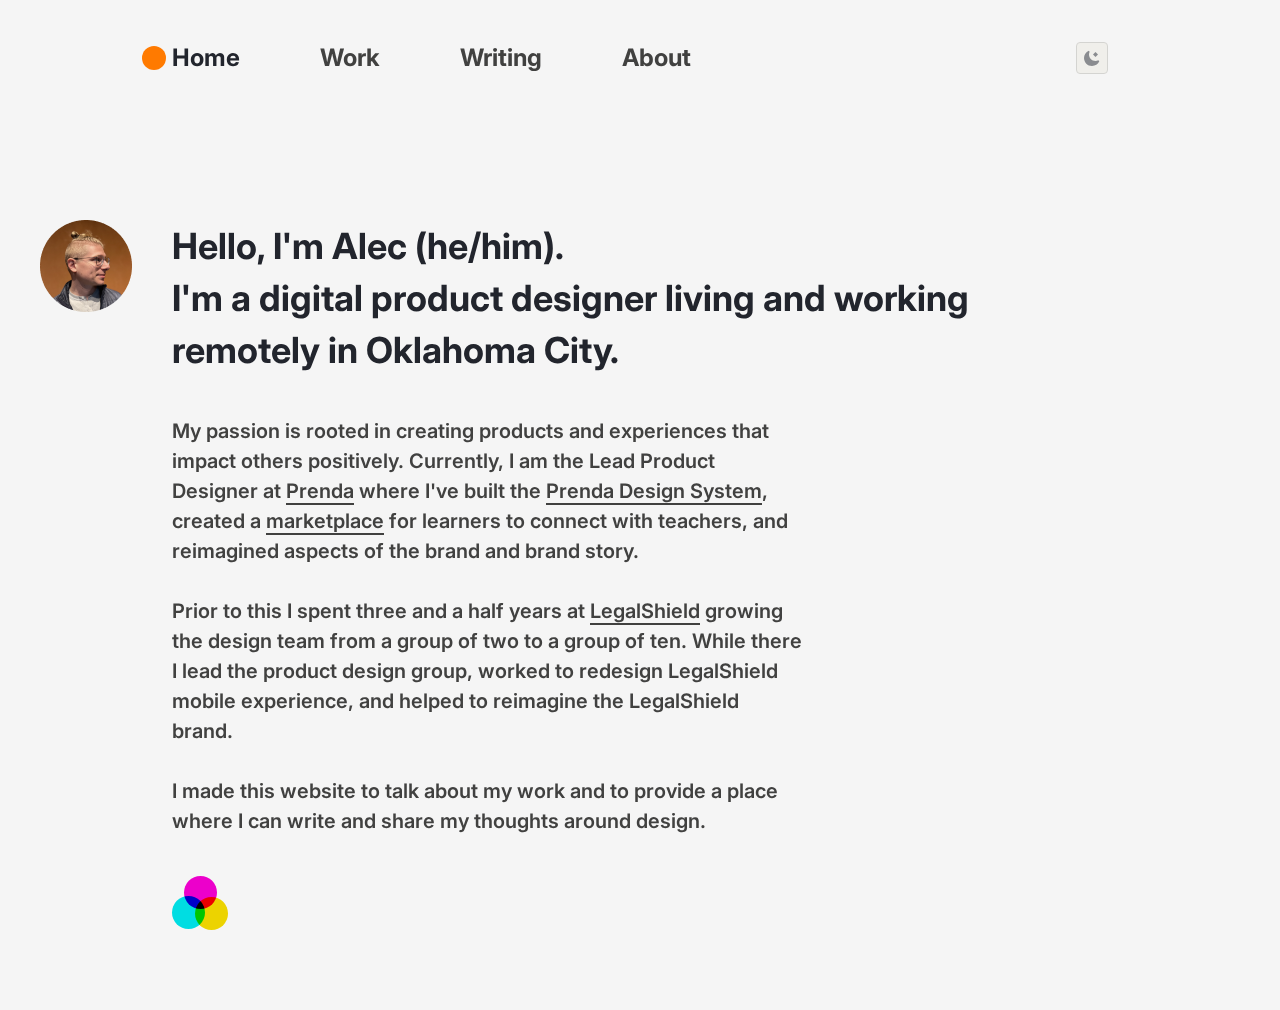
<file: index.html>
<!DOCTYPE html>
<html lang="en">
  <head>
    <meta charset="UTF-8">
    <meta http-equiv="X-UA-Compatible" content="IE=edge">
    <meta name="viewport" content="width=device-width, initial-scale=1.0">
    <link rel="preconnect" href="https://fonts.googleapis.com">
    <link rel="preconnect" href="https://fonts.gstatic.com" crossorigin>
    <link href="https://fonts.googleapis.com/css2?family=Inter:wght@400;600;700&display=swap" rel="stylesheet">
    <title>Alec Danz | Home</title>

<link rel="canonical" href="https://alecdanz.github.io/">

<meta name="description" content="Hello, I'm Alec (he/him). I'm a digital product designer living and working remotely in Oklahoma City.">

<meta name="robots" content="index, follow">

<meta property="og:title" content="Home">
<meta property="og:type" content="website">
<meta property="og:image" content="https://alecdanz.github.io/share-image.png">
<meta property="og:url" content="https://alecdanz.github.io/">


<meta property="og:description" content="Hello, I'm Alec (he/him). I'm a digital product designer living and working remotely in Oklahoma City.">



<meta property="og:site_name" content="Alec Danz">


<meta property="og:image:url" content="https://alecdanz.github.io/share-image.png">



<meta property="og:image:height">
<meta property="og:image:alt" content="Alec Danz, the designer of this website, and creator of its content, in portrait">





    <script>
      (function setTheme() {
        const savedTheme = localStorage.getItem("theme");

        if (!savedTheme) {
          if (matchMedia("(prefers-color-scheme: dark)").matches) {
            setDark();
          }
          return;
        }

        if (savedTheme === "dark") {
          setDark();
        }

        function setDark() {
          document.documentElement.classList.add("dark");
        }
      })();
    </script>
  <link rel="stylesheet" href="/assets/asset.0326d6f1.css"></link><script type="module" src="/entry.66ae4793.js" astro-script="//script-0"></script>
</head>
  <body class="bg-clear dark:bg-night transition-all font-body text-night dark:text-clear text-paragraph font-normal px-6 pb-20 lg:px-[172px]">
    <header class="mb-36 relative">
      <nav class="max-w-screen-lg pt-10 mx-auto flex flex-row-reverse justify-between lg:flex-row lg:items-center">
  <ul class="flex flex-col items-end lg:flex-row lg:items-center lg:space-x-20">
    <li>
        <h1><a href="/" class="text-regular text-overcast font-bold hover:text-cloudy-white dark:text-cream dark:hover:text-cloudy no-underline text-night dark:text-clear flex items-center relative before:block before:w-6 before:h-6 before:rounded-full before:absolute before:left-[-30px] before:bg-orange" aria-current>Home</a></h1>
      </li><li>
        <a href="/work" class="text-regular text-overcast font-bold hover:text-cloudy-white dark:text-cream dark:hover:text-cloudy no-underline  before:bg-magenta">Work</a>
      </li><li>
        <a href="/writing" class="text-regular text-overcast font-bold hover:text-cloudy-white dark:text-cream dark:hover:text-cloudy no-underline  before:bg-yellow">Writing</a>
      </li><li>
        <a href="/about" class="text-regular text-overcast font-bold hover:text-cloudy-white dark:text-cream dark:hover:text-cloudy no-underline  before:bg-cyan">About</a>
      </li>
  </ul>
  <button id="dark-mode-toggle" class="w-8 h-8 bg-cream dark:bg-overcast border-[1px] border-cloudy rounded-[4px] flex justify-center items-center opacity-50" aria-label="dark mode toggle">
  <svg width="16" height="16" viewBox="0 0 16 16" xmlns="http://www.w3.org/2000/svg" class="fill-night dark:fill-clear">
    <path d="M0 7.99999C0 4.75559 1.93132 1.96227 4.70701 0.707001L5.65436 1.65435C5.2352 2.5138 5 3.47943 5 4.49999C5 8.08984 7.91015 11 11.5 11C12.5206 11 13.4862 10.7648 14.3456 10.3456L15.293 11.293C14.0377 14.0687 11.2444 16 8 16C3.58172 16 0 12.4183 0 7.99999Z"></path>
    <path d="M11.5 6.99999L9 4.49999L11.5 1.99999L14 4.49999L11.5 6.99999Z"></path>
  </svg></button>



</nav>

    </header>
    <main class="max-w-screen-lg mx-auto relative">
    <img src="/assets/asset.a9a1aca7.png" srcset="/assets/asset.76bc9040.png 2x, /assets/asset.81bc91d7.png 3x, /assets/asset.70b9c10e.png 4x" alt="Alec Danz, the designer of this website, and creator of its content, in portrait" width="92" height="92" class="mb-[17px] lg:absolute lg:top-0 lg:left-[-132px]">
    <p class="w-full max-w-[846px] text-[36px] leading-[52px] font-bold mb-10 text-night dark:text-clear">
      Hello, I'm Alec (he/him). <br>I'm a digital product designer living and
      working remotely in Oklahoma City.
    </p>
    <div class="w-full max-w-[632px] text-overcast dark:text-cream font-semibold text-medium mb-10 space-y-[30px]">
      <p>
        My passion is rooted in creating products and experiences that impact
        others positively. Currently, I am the Lead Product Designer at <a href="https://prenda.com/">Prenda</a> where I've built the <a href="https://github.com/prenda-school/design-system">Prenda Design System</a>, created a <a href="https://microschools.prenda.com/">marketplace</a> for
        learners to connect with teachers, and reimagined aspects of the brand and
        brand story.
      </p>
      <p>
        Prior to this I spent three and a half years at <a href="https://www.legalshield.com/">LegalShield</a> growing the design team from a group of two to a group of ten. While there
        I lead the product design group, worked to redesign LegalShield mobile experience,
        and helped to reimagine the LegalShield brand.
      </p>
      <p>
        I made this website to talk about my work and to provide a place where I
        can write and share my thoughts around design.
      </p>
    </div>
    <div class="relative w-[56px] h-[54px]">
  <div class="w-[33px] h-[33px] rounded-full  absolute bg-cream top-0 left-3 mx-auto">
  </div>
  <div class="w-[33px] h-[33px] rounded-full  absolute bg-cream bottom-px left-0">
  </div>
  <div class="w-[33px] h-[33px] rounded-full  absolute bg-cream right-0 bottom-0">
  </div>
  <div class="w-[33px] h-[33px] rounded-full mix-blend-multiply absolute bg-magenta top-0 left-3 mx-auto">
  </div>
  <div class="w-[33px] h-[33px] rounded-full mix-blend-multiply absolute bg-cyan bottom-px left-0">
  </div>
  <div class="w-[33px] h-[33px] rounded-full mix-blend-multiply absolute bg-yellow right-0 bottom-0">
  </div>
</div>

  </main>
  </body></html>
</file>
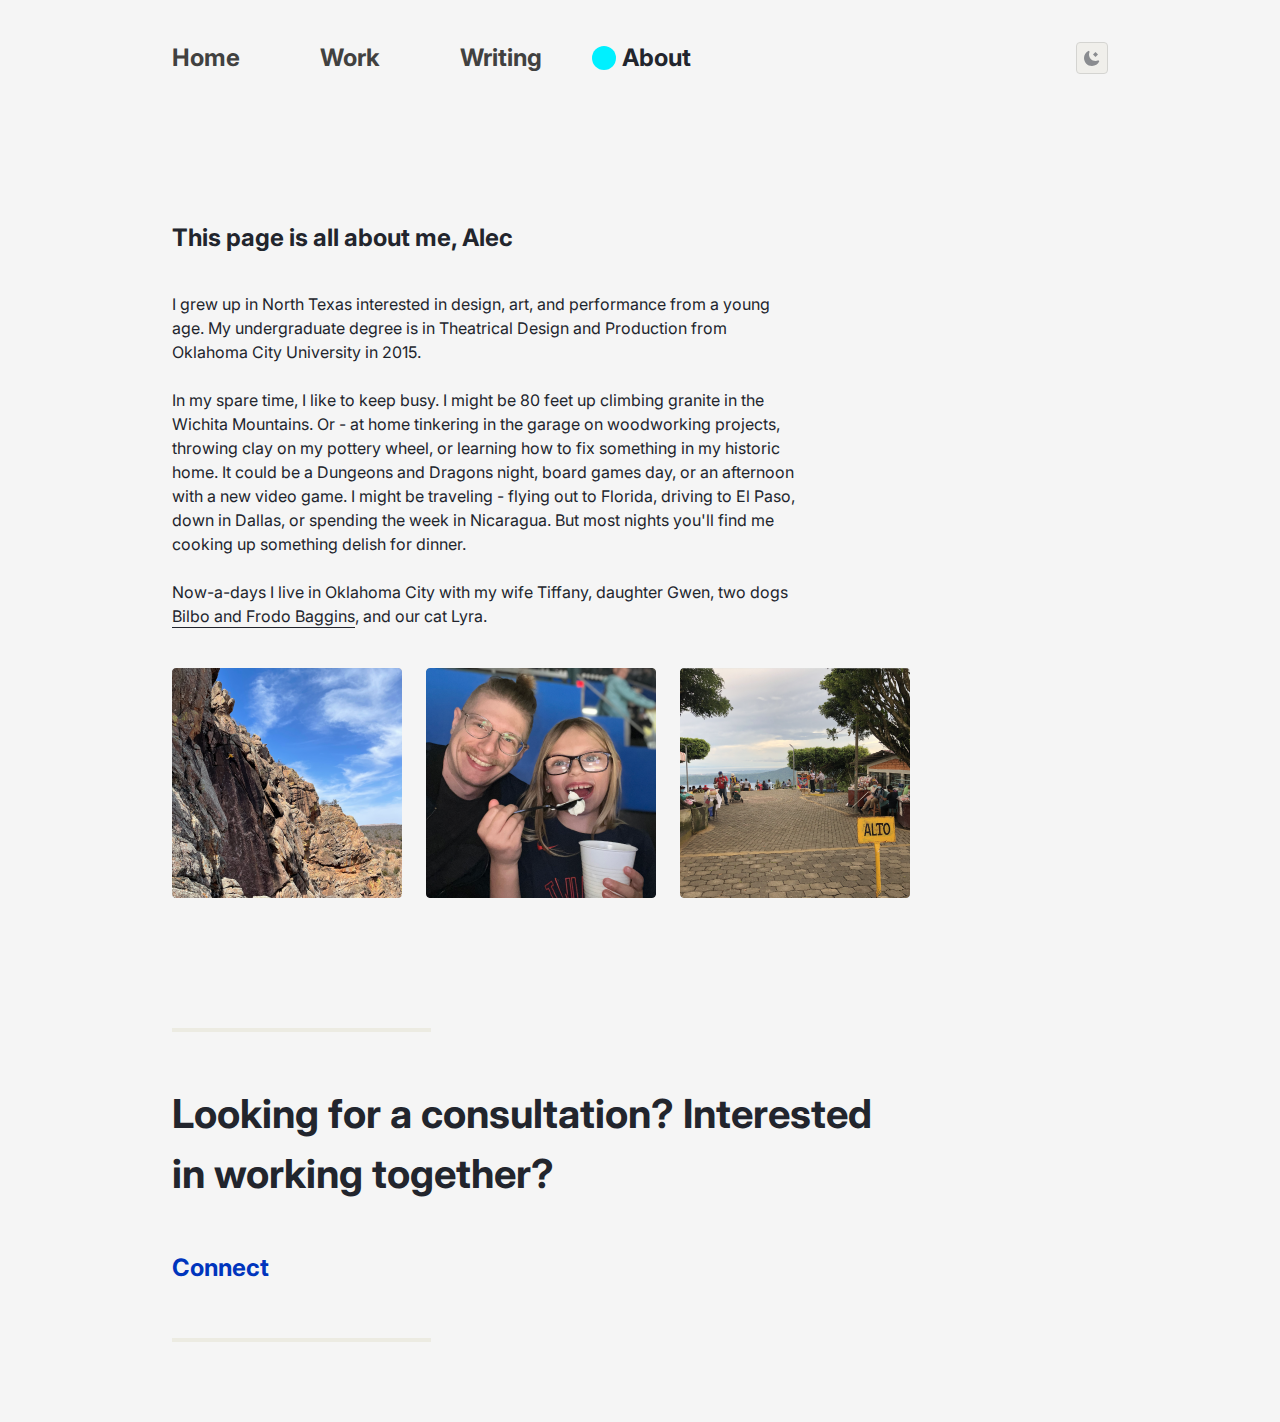
<file: about/index.html>
<!DOCTYPE html>
<html lang="en">
  <head>
    <meta charset="UTF-8">
    <meta http-equiv="X-UA-Compatible" content="IE=edge">
    <meta name="viewport" content="width=device-width, initial-scale=1.0">
    <link rel="preconnect" href="https://fonts.googleapis.com">
    <link rel="preconnect" href="https://fonts.gstatic.com" crossorigin>
    <link href="https://fonts.googleapis.com/css2?family=Inter:wght@400;600;700&display=swap" rel="stylesheet">
    <title>Alec Danz | About</title>

<link rel="canonical" href="https://alecdanz.github.io/about/">

<meta name="description" content="This page is all about me, Alec">

<meta name="robots" content="index, follow">

<meta property="og:title" content="About">
<meta property="og:type" content="website">
<meta property="og:image" content="https://alecdanz.github.io/share-image.png">
<meta property="og:url" content="https://alecdanz.github.io/about/">


<meta property="og:description" content="This page is all about me, Alec">



<meta property="og:site_name" content="Alec Danz">


<meta property="og:image:url" content="https://alecdanz.github.io/share-image.png">



<meta property="og:image:height">
<meta property="og:image:alt" content="Alec Danz, the designer of this website, and creator of its content, in portrait">





    <script>
      (function setTheme() {
        const savedTheme = localStorage.getItem("theme");

        if (!savedTheme) {
          if (matchMedia("(prefers-color-scheme: dark)").matches) {
            setDark();
          }
          return;
        }

        if (savedTheme === "dark") {
          setDark();
        }

        function setDark() {
          document.documentElement.classList.add("dark");
        }
      })();
    </script>
  <link rel="stylesheet" href="/assets/asset.0326d6f1.css"></link><script type="module" src="/entry.66ae47935.js" astro-script="/about/script-0"></script>
</head>
  <body class="bg-clear dark:bg-night transition-all font-body text-night dark:text-clear text-paragraph font-normal px-6 pb-20 lg:px-[172px]">
    <header class="mb-36 relative">
      <nav class="max-w-screen-lg pt-10 mx-auto flex flex-row-reverse justify-between lg:flex-row lg:items-center">
  <ul class="flex flex-col items-end lg:flex-row lg:items-center lg:space-x-20">
    <li>
        <a href="/" class="text-regular text-overcast font-bold hover:text-cloudy-white dark:text-cream dark:hover:text-cloudy no-underline  before:bg-orange">Home</a>
      </li><li>
        <a href="/work" class="text-regular text-overcast font-bold hover:text-cloudy-white dark:text-cream dark:hover:text-cloudy no-underline  before:bg-magenta">Work</a>
      </li><li>
        <a href="/writing" class="text-regular text-overcast font-bold hover:text-cloudy-white dark:text-cream dark:hover:text-cloudy no-underline  before:bg-yellow">Writing</a>
      </li><li>
        <h1><a href="/about" class="text-regular text-overcast font-bold hover:text-cloudy-white dark:text-cream dark:hover:text-cloudy no-underline text-night dark:text-clear flex items-center relative before:block before:w-6 before:h-6 before:rounded-full before:absolute before:left-[-30px] before:bg-cyan" aria-current>About</a></h1>
      </li>
  </ul>
  <button id="dark-mode-toggle" class="w-8 h-8 bg-cream dark:bg-overcast border-[1px] border-cloudy rounded-[4px] flex justify-center items-center opacity-50" aria-label="dark mode toggle">
  <svg width="16" height="16" viewBox="0 0 16 16" xmlns="http://www.w3.org/2000/svg" class="fill-night dark:fill-clear">
    <path d="M0 7.99999C0 4.75559 1.93132 1.96227 4.70701 0.707001L5.65436 1.65435C5.2352 2.5138 5 3.47943 5 4.49999C5 8.08984 7.91015 11 11.5 11C12.5206 11 13.4862 10.7648 14.3456 10.3456L15.293 11.293C14.0377 14.0687 11.2444 16 8 16C3.58172 16 0 12.4183 0 7.99999Z"></path>
    <path d="M11.5 6.99999L9 4.49999L11.5 1.99999L14 4.49999L11.5 6.99999Z"></path>
  </svg></button>



</nav>

    </header>
    <main class="max-w-screen-lg mx-auto">
    <h2 class="text-regular font-bold mb-[1.5em]">This page is all about me, Alec</h2>
    <div class="max-w-[632px] mb-10">
      <p>
        I grew up in North Texas interested in design, art, and performance from
        a young age. My undergraduate degree is in Theatrical Design and
        Production from Oklahoma City University in 2015.
      </p>
      <p>
        In my spare time, I like to keep busy. I might be 80 feet up climbing
        granite in the Wichita Mountains. Or - at home tinkering in the garage
        on woodworking projects, throwing clay on my pottery wheel, or learning
        how to fix something in my historic home. It could be a Dungeons and
        Dragons night, board games day, or an afternoon with a new video game. I
        might be traveling - flying out to Florida, driving to El Paso, down in
        Dallas, or spending the week in Nicaragua. But most nights you'll find
        me cooking up something delish for dinner.
      </p>
      <p>
        Now-a-days I live in Oklahoma City with my wife Tiffany, daughter
        Gwen, two dogs <a href="https://www.instagram.com/shibasoftheshire/">Bilbo and Frodo Baggins</a>, and our cat Lyra.
      </p>
    </div>
    <div class="flex flex-wrap gap-6 mb-[130px]">
      <img class="bg-placeholder-gray rounded-[4px]" src="/assets/asset.b4ad8e99.png" srcset="/assets/asset.e5a325db.png 2x, /assets/asset.ae291bc0.png 3x, /assets/asset.65a320d8.png 4x" alt="Climbing in the Wichita Mountains" width="230" height="230">
      <img class="bg-placeholder-gray rounded-[4px]" src="/assets/asset.c7044d77.png" srcset="/assets/asset.d5d806d3.png 2x, /assets/asset.c9d935ca.png 3x, /assets/asset.a6594ee9.png 4x" alt="Me and my daughter enjoying ice cream" width="230" height="230">
      <img class="bg-placeholder-gray rounded-[4px]" src="/assets/asset.c8b73fa2.png" srcset="/assets/asset.502d10a9.png 2x, /assets/asset.51a43389.png 3x, /assets/asset.c2653bf9.png 4x" alt="Travel to Niquragua a street with a sign that says 'ALTO'" width="230" height="230">
    </div>
    <div class="w-[259px] h-[4px]  bg-cream dark:bg-overcast mb-[52px]"></div>
    <h2 class="max-w-[708px] text-big font-bold mb-[46px]">
      Looking for a consultation? Interested in working together?
    </h2>
    <a href="mailto:alecdanz@gmail.com" class="text-link dark:text-light-link text-regular font-bold no-underline hover:text-link dark:hover:text-light-link hover:underline">Connect</a>
    <div class="w-[259px] h-[4px] bg-cream dark:bg-overcast mt-[52px]"></div>
  </main>
  </body></html>
</file>
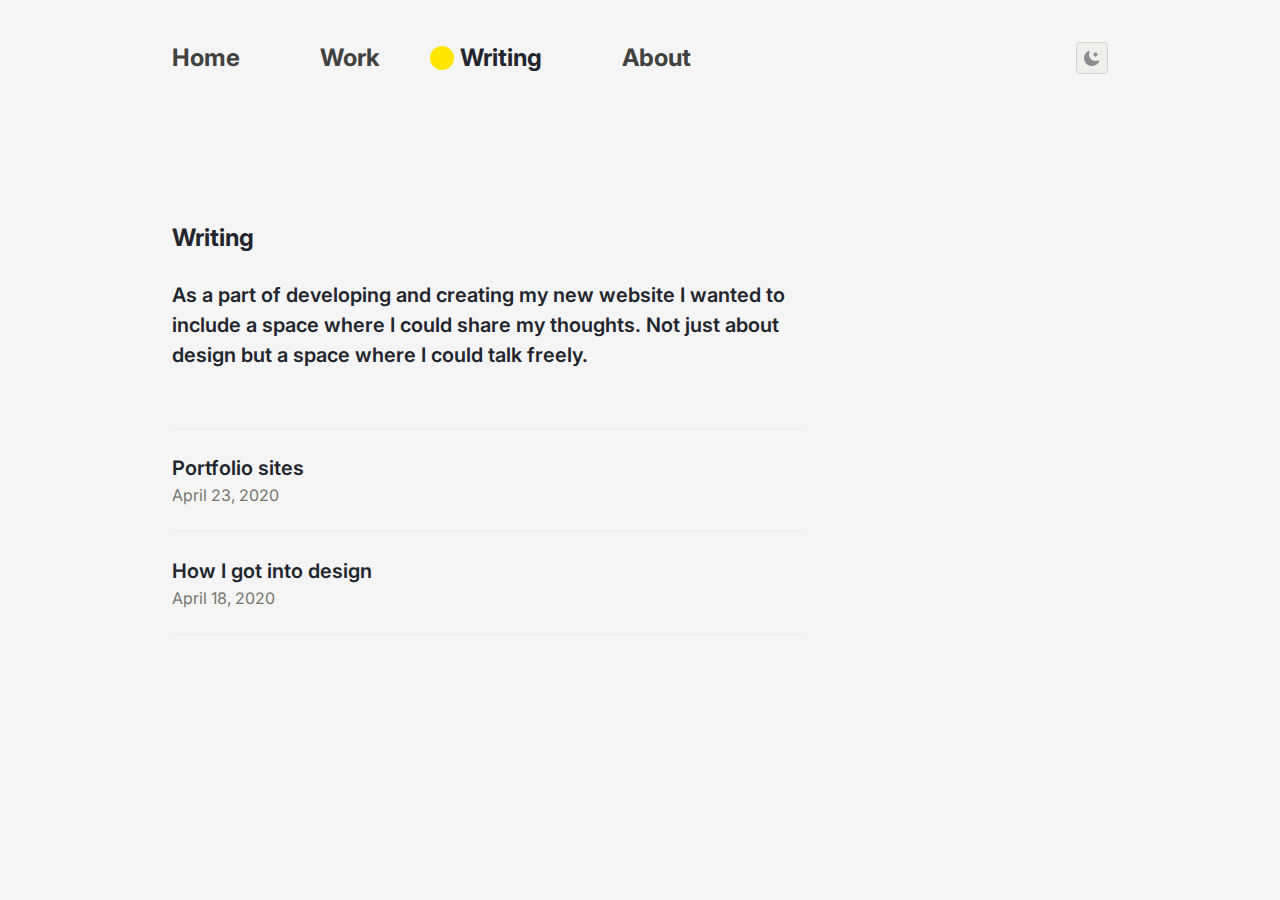
<file: writing/index.html>
<!DOCTYPE html>
<html lang="en">
  <head>
    <meta charset="UTF-8">
    <meta http-equiv="X-UA-Compatible" content="IE=edge">
    <meta name="viewport" content="width=device-width, initial-scale=1.0">
    <link rel="preconnect" href="https://fonts.googleapis.com">
    <link rel="preconnect" href="https://fonts.gstatic.com" crossorigin>
    <link href="https://fonts.googleapis.com/css2?family=Inter:wght@400;600;700&display=swap" rel="stylesheet">
    <title>Alec Danz | Writing</title>

<link rel="canonical" href="https://alecdanz.github.io/writing/">

<meta name="description" content="As a part of developing and creating my new website I wanted to include a space where I could share my thoughts. Not just about design but a space where I could talk freely.">

<meta name="robots" content="index, follow">

<meta property="og:title" content="Writing">
<meta property="og:type" content="website">
<meta property="og:image" content="https://alecdanz.github.io/share-image.png">
<meta property="og:url" content="https://alecdanz.github.io/writing/">


<meta property="og:description" content="As a part of developing and creating my new website I wanted to include a space where I could share my thoughts. Not just about design but a space where I could talk freely.">



<meta property="og:site_name" content="Alec Danz">


<meta property="og:image:url" content="https://alecdanz.github.io/share-image.png">



<meta property="og:image:height">
<meta property="og:image:alt" content="Alec Danz, the designer of this website, and creator of its content, in portrait">





    <script>
      (function setTheme() {
        const savedTheme = localStorage.getItem("theme");

        if (!savedTheme) {
          if (matchMedia("(prefers-color-scheme: dark)").matches) {
            setDark();
          }
          return;
        }

        if (savedTheme === "dark") {
          setDark();
        }

        function setDark() {
          document.documentElement.classList.add("dark");
        }
      })();
    </script>
  <link rel="stylesheet" href="/assets/asset.0326d6f1.css"></link><script type="module" src="/entry.66ae47932.js" astro-script="/writing/script-0"></script>
</head>
  <body class="bg-clear dark:bg-night transition-all font-body text-night dark:text-clear text-paragraph font-normal px-6 pb-20 lg:px-[172px]">
    <header class="mb-36 relative">
      <nav class="max-w-screen-lg pt-10 mx-auto flex flex-row-reverse justify-between lg:flex-row lg:items-center">
  <ul class="flex flex-col items-end lg:flex-row lg:items-center lg:space-x-20">
    <li>
        <a href="/" class="text-regular text-overcast font-bold hover:text-cloudy-white dark:text-cream dark:hover:text-cloudy no-underline  before:bg-orange">Home</a>
      </li><li>
        <a href="/work" class="text-regular text-overcast font-bold hover:text-cloudy-white dark:text-cream dark:hover:text-cloudy no-underline  before:bg-magenta">Work</a>
      </li><li>
        <h1><a href="/writing" class="text-regular text-overcast font-bold hover:text-cloudy-white dark:text-cream dark:hover:text-cloudy no-underline text-night dark:text-clear flex items-center relative before:block before:w-6 before:h-6 before:rounded-full before:absolute before:left-[-30px] before:bg-yellow" aria-current>Writing</a></h1>
      </li><li>
        <a href="/about" class="text-regular text-overcast font-bold hover:text-cloudy-white dark:text-cream dark:hover:text-cloudy no-underline  before:bg-cyan">About</a>
      </li>
  </ul>
  <button id="dark-mode-toggle" class="w-8 h-8 bg-cream dark:bg-overcast border-[1px] border-cloudy rounded-[4px] flex justify-center items-center opacity-50" aria-label="dark mode toggle">
  <svg width="16" height="16" viewBox="0 0 16 16" xmlns="http://www.w3.org/2000/svg" class="fill-night dark:fill-clear">
    <path d="M0 7.99999C0 4.75559 1.93132 1.96227 4.70701 0.707001L5.65436 1.65435C5.2352 2.5138 5 3.47943 5 4.49999C5 8.08984 7.91015 11 11.5 11C12.5206 11 13.4862 10.7648 14.3456 10.3456L15.293 11.293C14.0377 14.0687 11.2444 16 8 16C3.58172 16 0 12.4183 0 7.99999Z"></path>
    <path d="M11.5 6.99999L9 4.49999L11.5 1.99999L14 4.49999L11.5 6.99999Z"></path>
  </svg></button>



</nav>

    </header>
    <main class="max-w-screen-lg mx-auto">
    <div class="max-w-[632px]">
    <h2 class="text-regular font-bold mb-6">Writing</h2>
      <h3 class="text-medium font-semibold mb-[58px]">
        As a part of developing and creating my new website I wanted to include a
        space where I could share my thoughts. Not just about design but a space
        where I could talk freely.
      </h3>
      <a href="/writing/portfolio" class="block group no-underline border-t-[1px] last:border-b-[1px] border-cream dark:border-overcast">
          <article class="py-6">
            <h3 class="text-medium font-semibold">Portfolio sites</h3>
            <time datetime="2020-04-23" class="text-cloudy-white dark:text-cloudy">April 23, 2020</time>
          </article>
        </a><a href="/writing/how-i-got-into-design" class="block group no-underline border-t-[1px] last:border-b-[1px] border-cream dark:border-overcast">
          <article class="py-6">
            <h3 class="text-medium font-semibold">How I got into design</h3>
            <time datetime="2020-04-18" class="text-cloudy-white dark:text-cloudy">April 18, 2020</time>
          </article>
        </a>
    </div>
  </main>
  </body></html>
</file>
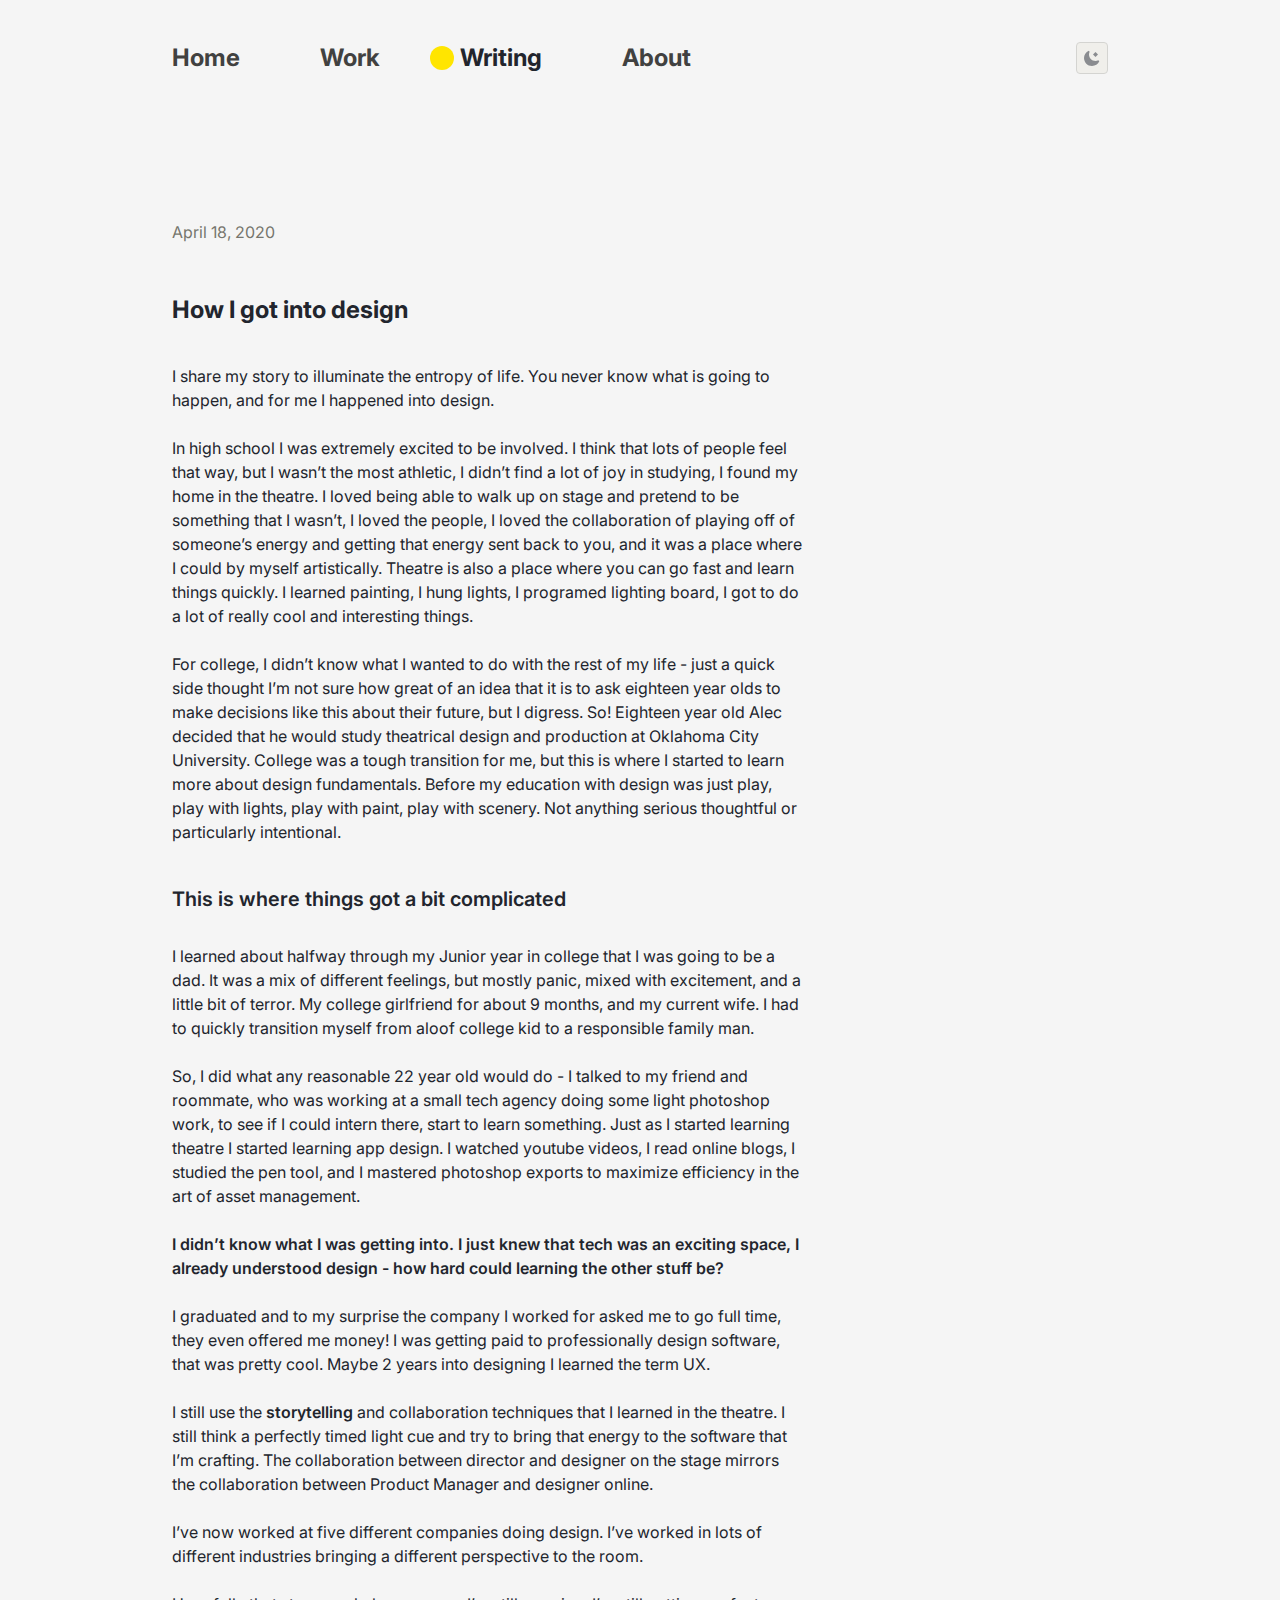
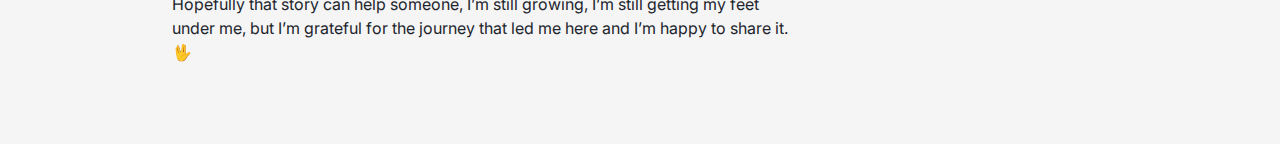
<file: writing/how-i-got-into-design/index.html>
<!DOCTYPE html>
<html lang="en">
  <head>
    <meta charset="UTF-8">
    <meta http-equiv="X-UA-Compatible" content="IE=edge">
    <meta name="viewport" content="width=device-width, initial-scale=1.0">
    <link rel="preconnect" href="https://fonts.googleapis.com">
    <link rel="preconnect" href="https://fonts.gstatic.com" crossorigin>
    <link href="https://fonts.googleapis.com/css2?family=Inter:wght@400;600;700&display=swap" rel="stylesheet">
    <title>Alec Danz | How I got into design</title>

<link rel="canonical" href="https://alecdanz.github.io/writing/how-i-got-into-design/">

<meta name="description" content="I share my story to illuminate the entropy of life. You never know what is going to happen, and for me I happened into design.">

<meta name="robots" content="index, follow">

<meta property="og:title" content="How I got into design">
<meta property="og:type" content="article">
<meta property="og:image" content="https://alecdanz.github.io/share-image.png">
<meta property="og:url" content="https://alecdanz.github.io/writing/how-i-got-into-design/">


<meta property="og:description" content="I share my story to illuminate the entropy of life. You never know what is going to happen, and for me I happened into design.">



<meta property="og:site_name" content="Alec Danz">


<meta property="og:image:url" content="https://alecdanz.github.io/share-image.png">



<meta property="og:image:height">
<meta property="og:image:alt" content="Alec Danz, the designer of this website, and creator of its content, in portrait">

<meta property="article:published_time" content="2020-04-18">









    <script>
      (function setTheme() {
        const savedTheme = localStorage.getItem("theme");

        if (!savedTheme) {
          if (matchMedia("(prefers-color-scheme: dark)").matches) {
            setDark();
          }
          return;
        }

        if (savedTheme === "dark") {
          setDark();
        }

        function setDark() {
          document.documentElement.classList.add("dark");
        }
      })();
    </script>
  <link rel="stylesheet" href="/assets/asset.dc7d0e1e.css"></link><script type="module" src="/entry.66ae47933.js" astro-script="/writing/how-i-got-into-design/script-0"></script>
</head>
  <body class="bg-clear dark:bg-night transition-all font-body text-night dark:text-clear text-paragraph font-normal px-6 pb-20 lg:px-[172px]">
    <header class="mb-36 relative">
      <nav class="max-w-screen-lg pt-10 mx-auto flex flex-row-reverse justify-between lg:flex-row lg:items-center">
  <ul class="flex flex-col items-end lg:flex-row lg:items-center lg:space-x-20">
    <li>
        <a href="/" class="text-regular text-overcast font-bold hover:text-cloudy-white dark:text-cream dark:hover:text-cloudy no-underline  before:bg-orange">Home</a>
      </li><li>
        <a href="/work" class="text-regular text-overcast font-bold hover:text-cloudy-white dark:text-cream dark:hover:text-cloudy no-underline  before:bg-magenta">Work</a>
      </li><li>
        <h1><a href="/writing" class="text-regular text-overcast font-bold hover:text-cloudy-white dark:text-cream dark:hover:text-cloudy no-underline text-night dark:text-clear flex items-center relative before:block before:w-6 before:h-6 before:rounded-full before:absolute before:left-[-30px] before:bg-yellow" aria-current>Writing</a></h1>
      </li><li>
        <a href="/about" class="text-regular text-overcast font-bold hover:text-cloudy-white dark:text-cream dark:hover:text-cloudy no-underline  before:bg-cyan">About</a>
      </li>
  </ul>
  <button id="dark-mode-toggle" class="w-8 h-8 bg-cream dark:bg-overcast border-[1px] border-cloudy rounded-[4px] flex justify-center items-center opacity-50" aria-label="dark mode toggle">
  <svg width="16" height="16" viewBox="0 0 16 16" xmlns="http://www.w3.org/2000/svg" class="fill-night dark:fill-clear">
    <path d="M0 7.99999C0 4.75559 1.93132 1.96227 4.70701 0.707001L5.65436 1.65435C5.2352 2.5138 5 3.47943 5 4.49999C5 8.08984 7.91015 11 11.5 11C12.5206 11 13.4862 10.7648 14.3456 10.3456L15.293 11.293C14.0377 14.0687 11.2444 16 8 16C3.58172 16 0 12.4183 0 7.99999Z"></path>
    <path d="M11.5 6.99999L9 4.49999L11.5 1.99999L14 4.49999L11.5 6.99999Z"></path>
  </svg></button>



</nav>

    </header>
    <main class="max-w-screen-lg mx-auto astro-WSGMVDHJ">
  <article class="max-w-[632px] astro-WSGMVDHJ">
    <time datetime="2020-04-18">April 18, 2020</time><h2 id="how-i-got-into-design">How I got into design</h2><p>I share my story to illuminate the entropy of life. You never know what is going to happen, and for me I happened into design.</p><p>In high school I was extremely excited to be involved. I think that lots of people feel that way, but I wasn’t the most athletic, I didn’t find a lot of joy in studying, I found my home in the theatre. I loved being able to walk up on stage and pretend to be something that I wasn’t, I loved the people, I loved the collaboration of playing off of someone’s energy and getting that energy sent back to you, and it was a place where I could by myself artistically. Theatre is also a place where you can go fast and learn things quickly. I learned painting, I hung lights, I programed lighting board, I got to do a lot of really cool and interesting things.</p><p>For college, I didn’t know what I wanted to do with the rest of my life - just a quick side thought I’m not sure how great of an idea that it is to ask eighteen year olds to make decisions like this about their future, but I digress. So! Eighteen year old Alec decided that he would study theatrical design and production at Oklahoma City University. College was a tough transition for me, but this is where I started to learn more about design fundamentals. Before my education with design was just play, play with lights, play with paint, play with scenery. Not anything serious thoughtful or particularly intentional.</p><h3 id="this-is-where-things-got-a-bit-complicated">This is where things got a bit complicated</h3><p>I learned about halfway through my Junior year in college that I was going to be a dad. It was a mix of different feelings, but mostly panic, mixed with excitement, and a little bit of terror. My college girlfriend for about 9 months, and my current wife. I had to quickly transition myself from aloof college kid to a responsible family man.</p><p>So, I did what any reasonable 22 year old would do - I talked to my friend and roommate, who was working at a small tech agency doing some light photoshop work, to see if I could intern there, start to learn something. Just as I started learning theatre I started learning app design. I watched youtube videos, I read online blogs, I studied the pen tool, and I mastered photoshop exports to maximize efficiency in the art of asset management.</p><p><strong>I didn’t know what I was getting into. I just knew that tech was an exciting space, I already understood design - how hard could learning the other stuff be?</strong></p><p>I graduated and to my surprise the company I worked for asked me to go full time, they even offered me money! I was getting paid to professionally design software, that was pretty cool. Maybe 2 years into designing I learned the term UX.</p><p>I still use the <strong>storytelling</strong> and collaboration techniques that I learned in the theatre. I still think a perfectly timed light cue and try to bring that energy to the software that I’m crafting. The collaboration between director and designer on the stage mirrors the collaboration between Product Manager and designer online.</p><p>I’ve now worked at five different companies doing design. I’ve worked in lots of different industries bringing a different perspective to the room.</p><p>Hopefully that story can help someone, I’m still growing, I’m still getting my feet under me, but I’m grateful for the journey that led me here and I’m happy to share it. 🖖</p>
  </article>
</main>



  </body></html>
</file>
<file: assets/asset.0326d6f1.css>
*,:before,:after{box-sizing:border-box;border-width:0;border-style:solid;border-color:#e5e7eb}:before,:after{--tw-content: ""}html{line-height:1.5;-webkit-text-size-adjust:100%;-moz-tab-size:4;-o-tab-size:4;tab-size:4;font-family:ui-sans-serif,system-ui,-apple-system,BlinkMacSystemFont,Segoe UI,Roboto,Helvetica Neue,Arial,Noto Sans,sans-serif,"Apple Color Emoji","Segoe UI Emoji",Segoe UI Symbol,"Noto Color Emoji"}body{margin:0;line-height:inherit}hr{height:0;color:inherit;border-top-width:1px}abbr:where([title]){-webkit-text-decoration:underline dotted;text-decoration:underline dotted}h1,h2,h3,h4,h5,h6{font-size:inherit;font-weight:inherit}a{color:inherit;text-decoration:inherit}b,strong{font-weight:bolder}code,kbd,samp,pre{font-family:ui-monospace,SFMono-Regular,Menlo,Monaco,Consolas,Liberation Mono,Courier New,monospace;font-size:1em}small{font-size:80%}sub,sup{font-size:75%;line-height:0;position:relative;vertical-align:baseline}sub{bottom:-.25em}sup{top:-.5em}table{text-indent:0;border-color:inherit;border-collapse:collapse}button,input,optgroup,select,textarea{font-family:inherit;font-size:100%;line-height:inherit;color:inherit;margin:0;padding:0}button,select{text-transform:none}button,[type=button],[type=reset],[type=submit]{-webkit-appearance:button;background-color:transparent;background-image:none}:-moz-focusring{outline:auto}:-moz-ui-invalid{box-shadow:none}progress{vertical-align:baseline}::-webkit-inner-spin-button,::-webkit-outer-spin-button{height:auto}[type=search]{-webkit-appearance:textfield;outline-offset:-2px}::-webkit-search-decoration{-webkit-appearance:none}::-webkit-file-upload-button{-webkit-appearance:button;font:inherit}summary{display:list-item}blockquote,dl,dd,h1,h2,h3,h4,h5,h6,hr,figure,p,pre{margin:0}fieldset{margin:0;padding:0}legend{padding:0}ol,ul,menu{list-style:none;margin:0;padding:0}textarea{resize:vertical}input::-moz-placeholder,textarea::-moz-placeholder{opacity:1;color:#9ca3af}input:-ms-input-placeholder,textarea:-ms-input-placeholder{opacity:1;color:#9ca3af}input::placeholder,textarea::placeholder{opacity:1;color:#9ca3af}button,[role=button]{cursor:pointer}:disabled{cursor:default}img,svg,video,canvas,audio,iframe,embed,object{display:block;vertical-align:middle}img,video{max-width:100%;height:auto}[hidden]{display:none}a{-webkit-text-decoration-line:underline;text-decoration-line:underline;text-underline-offset:5px}a:hover{--tw-text-opacity: 1;color:rgb(118 117 109 / var(--tw-text-opacity))}.dark a:hover{--tw-text-opacity: 1;color:rgb(181 180 174 / var(--tw-text-opacity))}p+p{margin-top:1.5em}time{--tw-text-opacity: 1;color:rgb(118 117 109 / var(--tw-text-opacity))}.dark time{--tw-text-opacity: 1;color:rgb(181 180 174 / var(--tw-text-opacity))}hr{margin-top:2em;--tw-border-opacity: 1;border-color:rgb(236 235 226 / var(--tw-border-opacity))}.dark hr{--tw-border-opacity: 1;border-color:rgb(65 65 64 / var(--tw-border-opacity))}:focus{outline:2px solid transparent;outline-offset:2px}:focus-visible{outline:2px solid transparent;outline-offset:2px;--tw-ring-offset-shadow: var(--tw-ring-inset) 0 0 0 var(--tw-ring-offset-width) var(--tw-ring-offset-color);--tw-ring-shadow: var(--tw-ring-inset) 0 0 0 calc(2px + var(--tw-ring-offset-width)) var(--tw-ring-color);box-shadow:var(--tw-ring-offset-shadow),var(--tw-ring-shadow),var(--tw-shadow, 0 0 #0000);--tw-ring-opacity: 1;--tw-ring-color: rgb(255 122 0 / var(--tw-ring-opacity))}*,:before,:after{--tw-translate-x: 0;--tw-translate-y: 0;--tw-rotate: 0;--tw-skew-x: 0;--tw-skew-y: 0;--tw-scale-x: 1;--tw-scale-y: 1;--tw-pan-x: ;--tw-pan-y: ;--tw-pinch-zoom: ;--tw-scroll-snap-strictness: proximity;--tw-ordinal: ;--tw-slashed-zero: ;--tw-numeric-figure: ;--tw-numeric-spacing: ;--tw-numeric-fraction: ;--tw-ring-inset: ;--tw-ring-offset-width: 0px;--tw-ring-offset-color: #fff;--tw-ring-color: rgb(59 130 246 / .5);--tw-ring-offset-shadow: 0 0 #0000;--tw-ring-shadow: 0 0 #0000;--tw-shadow: 0 0 #0000;--tw-shadow-colored: 0 0 #0000;--tw-blur: ;--tw-brightness: ;--tw-contrast: ;--tw-grayscale: ;--tw-hue-rotate: ;--tw-invert: ;--tw-saturate: ;--tw-sepia: ;--tw-drop-shadow: ;--tw-backdrop-blur: ;--tw-backdrop-brightness: ;--tw-backdrop-contrast: ;--tw-backdrop-grayscale: ;--tw-backdrop-hue-rotate: ;--tw-backdrop-invert: ;--tw-backdrop-opacity: ;--tw-backdrop-saturate: ;--tw-backdrop-sepia: }.absolute{position:absolute}.relative{position:relative}.top-0{top:0}.left-3{left:.75rem}.bottom-px{bottom:1px}.left-0{left:0}.right-0{right:0}.bottom-0{bottom:0}.mx-auto{margin-left:auto;margin-right:auto}.my-10{margin-top:2.5rem;margin-bottom:2.5rem}.mb-\[1\.5em\]{margin-bottom:1.5em}.mt-\[1em\]{margin-top:1em}.mb-36{margin-bottom:9rem}.mb-10{margin-bottom:2.5rem}.mb-\[130px\]{margin-bottom:130px}.mb-\[52px\]{margin-bottom:52px}.mb-\[46px\]{margin-bottom:46px}.mt-\[52px\]{margin-top:52px}.mb-\[17px\]{margin-bottom:17px}.mb-40{margin-bottom:10rem}.mb-6{margin-bottom:1.5rem}.mb-\[6px\]{margin-bottom:6px}.mb-\[58px\]{margin-bottom:58px}.block{display:block}.flex{display:flex}.h-\[54px\]{height:54px}.h-\[33px\]{height:33px}.h-8{height:2rem}.h-\[4px\]{height:4px}.max-h-52{max-height:13rem}.w-\[56px\]{width:56px}.w-\[33px\]{width:33px}.w-8{width:2rem}.w-\[259px\]{width:259px}.w-full{width:100%}.max-w-screen-lg{max-width:1024px}.max-w-\[632px\]{max-width:632px}.max-w-full{max-width:100%}.max-w-\[708px\]{max-width:708px}.max-w-\[846px\]{max-width:846px}.max-w-\[716px\]{max-width:716px}.list-disc{list-style-type:disc}.flex-row-reverse{flex-direction:row-reverse}.flex-col{flex-direction:column}.flex-wrap{flex-wrap:wrap}.items-end{align-items:flex-end}.items-center{align-items:center}.justify-center{justify-content:center}.justify-between{justify-content:space-between}.gap-6{gap:1.5rem}.space-y-\[30px\]>:not([hidden])~:not([hidden]){--tw-space-y-reverse: 0;margin-top:calc(30px * calc(1 - var(--tw-space-y-reverse)));margin-bottom:calc(30px * var(--tw-space-y-reverse))}.rounded-full{border-radius:9999px}.rounded-\[4px\]{border-radius:4px}.rounded-lg{border-radius:.5rem}.border-\[1px\]{border-width:1px}.border-b-\[1px\]{border-bottom-width:1px}.border-t-\[1px\]{border-top-width:1px}.border-cloudy{--tw-border-opacity: 1;border-color:rgb(181 180 174 / var(--tw-border-opacity))}.border-cream{--tw-border-opacity: 1;border-color:rgb(236 235 226 / var(--tw-border-opacity))}.bg-cream{--tw-bg-opacity: 1;background-color:rgb(236 235 226 / var(--tw-bg-opacity))}.bg-magenta{--tw-bg-opacity: 1;background-color:rgb(255 0 229 / var(--tw-bg-opacity))}.bg-cyan{--tw-bg-opacity: 1;background-color:rgb(0 240 255 / var(--tw-bg-opacity))}.bg-yellow{--tw-bg-opacity: 1;background-color:rgb(255 229 0 / var(--tw-bg-opacity))}.bg-clear{--tw-bg-opacity: 1;background-color:rgb(245 245 245 / var(--tw-bg-opacity))}.bg-placeholder-gray{--tw-bg-opacity: 1;background-color:rgb(196 196 196 / var(--tw-bg-opacity))}.fill-night{fill:#22252d}.px-6{padding-left:1.5rem;padding-right:1.5rem}.py-6{padding-top:1.5rem;padding-bottom:1.5rem}.pt-10{padding-top:2.5rem}.pb-20{padding-bottom:5rem}.pb-6{padding-bottom:1.5rem}.font-body{font-family:Inter,ui-sans-serif,system-ui,-apple-system,BlinkMacSystemFont,Segoe UI,Roboto,Helvetica Neue,Arial,Noto Sans,sans-serif,Apple Color Emoji,Segoe UI Emoji,Segoe UI Symbol,Noto Color Emoji}.text-regular{font-size:24px;line-height:36px}.text-medium{font-size:20px;line-height:30px}.text-paragraph{font-size:16px;line-height:24px}.text-big{font-size:40px;line-height:60px}.text-\[36px\]{font-size:36px}.font-bold{font-weight:700}.font-semibold{font-weight:600}.font-normal{font-weight:400}.leading-\[52px\]{line-height:52px}.text-overcast{--tw-text-opacity: 1;color:rgb(65 65 64 / var(--tw-text-opacity))}.text-night{--tw-text-opacity: 1;color:rgb(34 37 45 / var(--tw-text-opacity))}.text-link{--tw-text-opacity: 1;color:rgb(0 53 189 / var(--tw-text-opacity))}.text-cloudy-white{--tw-text-opacity: 1;color:rgb(118 117 109 / var(--tw-text-opacity))}.no-underline{-webkit-text-decoration-line:none;text-decoration-line:none}.opacity-50{opacity:.5}.mix-blend-multiply{mix-blend-mode:multiply}.filter{filter:var(--tw-blur) var(--tw-brightness) var(--tw-contrast) var(--tw-grayscale) var(--tw-hue-rotate) var(--tw-invert) var(--tw-saturate) var(--tw-sepia) var(--tw-drop-shadow)}.transition-all{transition-property:all;transition-timing-function:cubic-bezier(.4,0,.2,1);transition-duration:.15s}.before\:absolute:before{content:var(--tw-content);position:absolute}.before\:left-\[-30px\]:before{content:var(--tw-content);left:-30px}.before\:block:before{content:var(--tw-content);display:block}.before\:h-6:before{content:var(--tw-content);height:1.5rem}.before\:w-6:before{content:var(--tw-content);width:1.5rem}.before\:rounded-full:before{content:var(--tw-content);border-radius:9999px}.before\:bg-orange:before{content:var(--tw-content);--tw-bg-opacity: 1;background-color:rgb(255 122 0 / var(--tw-bg-opacity))}.before\:bg-magenta:before{content:var(--tw-content);--tw-bg-opacity: 1;background-color:rgb(255 0 229 / var(--tw-bg-opacity))}.before\:bg-yellow:before{content:var(--tw-content);--tw-bg-opacity: 1;background-color:rgb(255 229 0 / var(--tw-bg-opacity))}.before\:bg-cyan:before{content:var(--tw-content);--tw-bg-opacity: 1;background-color:rgb(0 240 255 / var(--tw-bg-opacity))}.last\:border-b-\[1px\]:last-child{border-bottom-width:1px}.hover\:text-cloudy-white:hover{--tw-text-opacity: 1;color:rgb(118 117 109 / var(--tw-text-opacity))}.hover\:text-link:hover{--tw-text-opacity: 1;color:rgb(0 53 189 / var(--tw-text-opacity))}.hover\:text-inherit:hover{color:inherit}.hover\:underline:hover{-webkit-text-decoration-line:underline;text-decoration-line:underline}.group:hover .group-hover\:text-cloudy-white{--tw-text-opacity: 1;color:rgb(118 117 109 / var(--tw-text-opacity))}.group:hover .group-hover\:underline{-webkit-text-decoration-line:underline;text-decoration-line:underline}.dark .dark\:border-overcast{--tw-border-opacity: 1;border-color:rgb(65 65 64 / var(--tw-border-opacity))}.dark .dark\:bg-overcast{--tw-bg-opacity: 1;background-color:rgb(65 65 64 / var(--tw-bg-opacity))}.dark .dark\:bg-night{--tw-bg-opacity: 1;background-color:rgb(34 37 45 / var(--tw-bg-opacity))}.dark .dark\:fill-clear{fill:#f5f5f5}.dark .dark\:text-cream{--tw-text-opacity: 1;color:rgb(236 235 226 / var(--tw-text-opacity))}.dark .dark\:text-clear{--tw-text-opacity: 1;color:rgb(245 245 245 / var(--tw-text-opacity))}.dark .dark\:text-light-link{--tw-text-opacity: 1;color:rgb(92 138 255 / var(--tw-text-opacity))}.dark .dark\:text-cloudy,.dark .dark\:hover\:text-cloudy:hover{--tw-text-opacity: 1;color:rgb(181 180 174 / var(--tw-text-opacity))}*,:before,:after{box-sizing:border-box;border-width:0;border-style:solid;border-color:#e5e7eb}:before,:after{--tw-content: ""}html{line-height:1.5;-webkit-text-size-adjust:100%;-moz-tab-size:4;-o-tab-size:4;tab-size:4;font-family:ui-sans-serif,system-ui,-apple-system,BlinkMacSystemFont,Segoe UI,Roboto,Helvetica Neue,Arial,Noto Sans,sans-serif,"Apple Color Emoji","Segoe UI Emoji",Segoe UI Symbol,"Noto Color Emoji"}body{margin:0;line-height:inherit}hr{height:0;color:inherit;border-top-width:1px}abbr:where([title]){-webkit-text-decoration:underline dotted;text-decoration:underline dotted}h1,h2,h3,h4,h5,h6{font-size:inherit;font-weight:inherit}a{color:inherit;text-decoration:inherit}b,strong{font-weight:bolder}code,kbd,samp,pre{font-family:ui-monospace,SFMono-Regular,Menlo,Monaco,Consolas,Liberation Mono,Courier New,monospace;font-size:1em}small{font-size:80%}sub,sup{font-size:75%;line-height:0;position:relative;vertical-align:baseline}sub{bottom:-.25em}sup{top:-.5em}table{text-indent:0;border-color:inherit;border-collapse:collapse}button,input,optgroup,select,textarea{font-family:inherit;font-size:100%;line-height:inherit;color:inherit;margin:0;padding:0}button,select{text-transform:none}button,[type=button],[type=reset],[type=submit]{-webkit-appearance:button;background-color:transparent;background-image:none}:-moz-focusring{outline:auto}:-moz-ui-invalid{box-shadow:none}progress{vertical-align:baseline}::-webkit-inner-spin-button,::-webkit-outer-spin-button{height:auto}[type=search]{-webkit-appearance:textfield;outline-offset:-2px}::-webkit-search-decoration{-webkit-appearance:none}::-webkit-file-upload-button{-webkit-appearance:button;font:inherit}summary{display:list-item}blockquote,dl,dd,h1,h2,h3,h4,h5,h6,hr,figure,p,pre{margin:0}fieldset{margin:0;padding:0}legend{padding:0}ol,ul,menu{list-style:none;margin:0;padding:0}textarea{resize:vertical}input::-moz-placeholder,textarea::-moz-placeholder{opacity:1;color:#9ca3af}input:-ms-input-placeholder,textarea:-ms-input-placeholder{opacity:1;color:#9ca3af}input::placeholder,textarea::placeholder{opacity:1;color:#9ca3af}button,[role=button]{cursor:pointer}:disabled{cursor:default}img,svg,video,canvas,audio,iframe,embed,object{display:block;vertical-align:middle}img,video{max-width:100%;height:auto}[hidden]{display:none}a{-webkit-text-decoration-line:underline;text-decoration-line:underline;text-underline-offset:5px}a:hover{--tw-text-opacity: 1;color:rgb(118 117 109 / var(--tw-text-opacity))}.dark a:hover{--tw-text-opacity: 1;color:rgb(181 180 174 / var(--tw-text-opacity))}p+p{margin-top:1.5em}time{--tw-text-opacity: 1;color:rgb(118 117 109 / var(--tw-text-opacity))}.dark time{--tw-text-opacity: 1;color:rgb(181 180 174 / var(--tw-text-opacity))}hr{margin-top:2em;--tw-border-opacity: 1;border-color:rgb(236 235 226 / var(--tw-border-opacity))}.dark hr{--tw-border-opacity: 1;border-color:rgb(65 65 64 / var(--tw-border-opacity))}:focus{outline:2px solid transparent;outline-offset:2px}:focus-visible{outline:2px solid transparent;outline-offset:2px;--tw-ring-offset-shadow: var(--tw-ring-inset) 0 0 0 var(--tw-ring-offset-width) var(--tw-ring-offset-color);--tw-ring-shadow: var(--tw-ring-inset) 0 0 0 calc(2px + var(--tw-ring-offset-width)) var(--tw-ring-color);box-shadow:var(--tw-ring-offset-shadow),var(--tw-ring-shadow),var(--tw-shadow, 0 0 #0000);--tw-ring-opacity: 1;--tw-ring-color: rgb(255 122 0 / var(--tw-ring-opacity))}*,:before,:after{--tw-translate-x: 0;--tw-translate-y: 0;--tw-rotate: 0;--tw-skew-x: 0;--tw-skew-y: 0;--tw-scale-x: 1;--tw-scale-y: 1;--tw-pan-x: ;--tw-pan-y: ;--tw-pinch-zoom: ;--tw-scroll-snap-strictness: proximity;--tw-ordinal: ;--tw-slashed-zero: ;--tw-numeric-figure: ;--tw-numeric-spacing: ;--tw-numeric-fraction: ;--tw-ring-inset: ;--tw-ring-offset-width: 0px;--tw-ring-offset-color: #fff;--tw-ring-color: rgb(59 130 246 / .5);--tw-ring-offset-shadow: 0 0 #0000;--tw-ring-shadow: 0 0 #0000;--tw-shadow: 0 0 #0000;--tw-shadow-colored: 0 0 #0000;--tw-blur: ;--tw-brightness: ;--tw-contrast: ;--tw-grayscale: ;--tw-hue-rotate: ;--tw-invert: ;--tw-saturate: ;--tw-sepia: ;--tw-drop-shadow: ;--tw-backdrop-blur: ;--tw-backdrop-brightness: ;--tw-backdrop-contrast: ;--tw-backdrop-grayscale: ;--tw-backdrop-hue-rotate: ;--tw-backdrop-invert: ;--tw-backdrop-opacity: ;--tw-backdrop-saturate: ;--tw-backdrop-sepia: }.absolute{position:absolute}.relative{position:relative}.top-0{top:0}.left-3{left:.75rem}.bottom-px{bottom:1px}.left-0{left:0}.right-0{right:0}.bottom-0{bottom:0}.mx-auto{margin-left:auto;margin-right:auto}.my-10{margin-top:2.5rem;margin-bottom:2.5rem}.mb-\[1\.5em\]{margin-bottom:1.5em}.mt-\[1em\]{margin-top:1em}.mb-36{margin-bottom:9rem}.mb-10{margin-bottom:2.5rem}.mb-\[130px\]{margin-bottom:130px}.mb-\[52px\]{margin-bottom:52px}.mb-\[46px\]{margin-bottom:46px}.mt-\[52px\]{margin-top:52px}.mb-\[17px\]{margin-bottom:17px}.mb-40{margin-bottom:10rem}.mb-6{margin-bottom:1.5rem}.mb-\[6px\]{margin-bottom:6px}.mb-\[58px\]{margin-bottom:58px}.block{display:block}.flex{display:flex}.h-\[54px\]{height:54px}.h-\[33px\]{height:33px}.h-8{height:2rem}.h-\[4px\]{height:4px}.max-h-52{max-height:13rem}.w-\[56px\]{width:56px}.w-\[33px\]{width:33px}.w-8{width:2rem}.w-\[259px\]{width:259px}.w-full{width:100%}.max-w-screen-lg{max-width:1024px}.max-w-\[632px\]{max-width:632px}.max-w-full{max-width:100%}.max-w-\[708px\]{max-width:708px}.max-w-\[846px\]{max-width:846px}.max-w-\[716px\]{max-width:716px}.list-disc{list-style-type:disc}.flex-row-reverse{flex-direction:row-reverse}.flex-col{flex-direction:column}.flex-wrap{flex-wrap:wrap}.items-end{align-items:flex-end}.items-center{align-items:center}.justify-center{justify-content:center}.justify-between{justify-content:space-between}.gap-6{gap:1.5rem}.space-y-\[30px\]>:not([hidden])~:not([hidden]){--tw-space-y-reverse: 0;margin-top:calc(30px * calc(1 - var(--tw-space-y-reverse)));margin-bottom:calc(30px * var(--tw-space-y-reverse))}.rounded-full{border-radius:9999px}.rounded-\[4px\]{border-radius:4px}.rounded-lg{border-radius:.5rem}.border-\[1px\]{border-width:1px}.border-b-\[1px\]{border-bottom-width:1px}.border-t-\[1px\]{border-top-width:1px}.border-cloudy{--tw-border-opacity: 1;border-color:rgb(181 180 174 / var(--tw-border-opacity))}.border-cream{--tw-border-opacity: 1;border-color:rgb(236 235 226 / var(--tw-border-opacity))}.bg-cream{--tw-bg-opacity: 1;background-color:rgb(236 235 226 / var(--tw-bg-opacity))}.bg-magenta{--tw-bg-opacity: 1;background-color:rgb(255 0 229 / var(--tw-bg-opacity))}.bg-cyan{--tw-bg-opacity: 1;background-color:rgb(0 240 255 / var(--tw-bg-opacity))}.bg-yellow{--tw-bg-opacity: 1;background-color:rgb(255 229 0 / var(--tw-bg-opacity))}.bg-clear{--tw-bg-opacity: 1;background-color:rgb(245 245 245 / var(--tw-bg-opacity))}.bg-placeholder-gray{--tw-bg-opacity: 1;background-color:rgb(196 196 196 / var(--tw-bg-opacity))}.fill-night{fill:#22252d}.px-6{padding-left:1.5rem;padding-right:1.5rem}.py-6{padding-top:1.5rem;padding-bottom:1.5rem}.pt-10{padding-top:2.5rem}.pb-20{padding-bottom:5rem}.pb-6{padding-bottom:1.5rem}.font-body{font-family:Inter,ui-sans-serif,system-ui,-apple-system,BlinkMacSystemFont,Segoe UI,Roboto,Helvetica Neue,Arial,Noto Sans,sans-serif,Apple Color Emoji,Segoe UI Emoji,Segoe UI Symbol,Noto Color Emoji}.text-regular{font-size:24px;line-height:36px}.text-medium{font-size:20px;line-height:30px}.text-paragraph{font-size:16px;line-height:24px}.text-big{font-size:40px;line-height:60px}.text-\[36px\]{font-size:36px}.font-bold{font-weight:700}.font-semibold{font-weight:600}.font-normal{font-weight:400}.leading-\[52px\]{line-height:52px}.text-overcast{--tw-text-opacity: 1;color:rgb(65 65 64 / var(--tw-text-opacity))}.text-night{--tw-text-opacity: 1;color:rgb(34 37 45 / var(--tw-text-opacity))}.text-link{--tw-text-opacity: 1;color:rgb(0 53 189 / var(--tw-text-opacity))}.text-cloudy-white{--tw-text-opacity: 1;color:rgb(118 117 109 / var(--tw-text-opacity))}.no-underline{-webkit-text-decoration-line:none;text-decoration-line:none}.opacity-50{opacity:.5}.mix-blend-multiply{mix-blend-mode:multiply}.filter{filter:var(--tw-blur) var(--tw-brightness) var(--tw-contrast) var(--tw-grayscale) var(--tw-hue-rotate) var(--tw-invert) var(--tw-saturate) var(--tw-sepia) var(--tw-drop-shadow)}.transition-all{transition-property:all;transition-timing-function:cubic-bezier(.4,0,.2,1);transition-duration:.15s}.before\:absolute:before{content:var(--tw-content);position:absolute}.before\:left-\[-30px\]:before{content:var(--tw-content);left:-30px}.before\:block:before{content:var(--tw-content);display:block}.before\:h-6:before{content:var(--tw-content);height:1.5rem}.before\:w-6:before{content:var(--tw-content);width:1.5rem}.before\:rounded-full:before{content:var(--tw-content);border-radius:9999px}.before\:bg-orange:before{content:var(--tw-content);--tw-bg-opacity: 1;background-color:rgb(255 122 0 / var(--tw-bg-opacity))}.before\:bg-magenta:before{content:var(--tw-content);--tw-bg-opacity: 1;background-color:rgb(255 0 229 / var(--tw-bg-opacity))}.before\:bg-yellow:before{content:var(--tw-content);--tw-bg-opacity: 1;background-color:rgb(255 229 0 / var(--tw-bg-opacity))}.before\:bg-cyan:before{content:var(--tw-content);--tw-bg-opacity: 1;background-color:rgb(0 240 255 / var(--tw-bg-opacity))}.last\:border-b-\[1px\]:last-child{border-bottom-width:1px}.hover\:text-cloudy-white:hover{--tw-text-opacity: 1;color:rgb(118 117 109 / var(--tw-text-opacity))}.hover\:text-link:hover{--tw-text-opacity: 1;color:rgb(0 53 189 / var(--tw-text-opacity))}.hover\:text-inherit:hover{color:inherit}.hover\:underline:hover{-webkit-text-decoration-line:underline;text-decoration-line:underline}.group:hover .group-hover\:text-cloudy-white{--tw-text-opacity: 1;color:rgb(118 117 109 / var(--tw-text-opacity))}.group:hover .group-hover\:underline{-webkit-text-decoration-line:underline;text-decoration-line:underline}.dark .dark\:border-overcast{--tw-border-opacity: 1;border-color:rgb(65 65 64 / var(--tw-border-opacity))}.dark .dark\:bg-overcast{--tw-bg-opacity: 1;background-color:rgb(65 65 64 / var(--tw-bg-opacity))}.dark .dark\:bg-night{--tw-bg-opacity: 1;background-color:rgb(34 37 45 / var(--tw-bg-opacity))}.dark .dark\:fill-clear{fill:#f5f5f5}.dark .dark\:text-cream{--tw-text-opacity: 1;color:rgb(236 235 226 / var(--tw-text-opacity))}.dark .dark\:text-clear{--tw-text-opacity: 1;color:rgb(245 245 245 / var(--tw-text-opacity))}.dark .dark\:text-light-link{--tw-text-opacity: 1;color:rgb(92 138 255 / var(--tw-text-opacity))}.dark .dark\:text-cloudy,.dark .dark\:hover\:text-cloudy:hover{--tw-text-opacity: 1;color:rgb(181 180 174 / var(--tw-text-opacity))}.dark .dark\:hover\:text-light-link:hover{--tw-text-opacity: 1;color:rgb(92 138 255 / var(--tw-text-opacity))}.dark .dark\:hover\:text-inherit:hover{color:inherit}.dark .group:hover .dark\:group-hover\:text-cloudy{--tw-text-opacity: 1;color:rgb(181 180 174 / var(--tw-text-opacity))}@media (min-width: 1024px){.lg\:absolute{position:absolute}.lg\:top-0{top:0}.lg\:left-\[-132px\]{left:-132px}.lg\:flex-row{flex-direction:row}.lg\:items-start{align-items:flex-start}.lg\:items-center{align-items:center}.lg\:justify-between{justify-content:space-between}.lg\:space-x-20>:not([hidden])~:not([hidden]){--tw-space-x-reverse: 0;margin-right:calc(5rem * var(--tw-space-x-reverse));margin-left:calc(5rem * calc(1 - var(--tw-space-x-reverse)))}.lg\:px-\[172px\]{padding-left:172px;padding-right:172px}}
</file>
<file: assets/asset.dc7d0e1e.css>
*,:before,:after{box-sizing:border-box;border-width:0;border-style:solid;border-color:#e5e7eb}:before,:after{--tw-content: ""}html{line-height:1.5;-webkit-text-size-adjust:100%;-moz-tab-size:4;-o-tab-size:4;tab-size:4;font-family:ui-sans-serif,system-ui,-apple-system,BlinkMacSystemFont,Segoe UI,Roboto,Helvetica Neue,Arial,Noto Sans,sans-serif,"Apple Color Emoji","Segoe UI Emoji",Segoe UI Symbol,"Noto Color Emoji"}body{margin:0;line-height:inherit}hr{height:0;color:inherit;border-top-width:1px}abbr:where([title]){-webkit-text-decoration:underline dotted;text-decoration:underline dotted}h1,h2,h3,h4,h5,h6{font-size:inherit;font-weight:inherit}a{color:inherit;text-decoration:inherit}b,strong{font-weight:bolder}code,kbd,samp,pre{font-family:ui-monospace,SFMono-Regular,Menlo,Monaco,Consolas,Liberation Mono,Courier New,monospace;font-size:1em}small{font-size:80%}sub,sup{font-size:75%;line-height:0;position:relative;vertical-align:baseline}sub{bottom:-.25em}sup{top:-.5em}table{text-indent:0;border-color:inherit;border-collapse:collapse}button,input,optgroup,select,textarea{font-family:inherit;font-size:100%;line-height:inherit;color:inherit;margin:0;padding:0}button,select{text-transform:none}button,[type=button],[type=reset],[type=submit]{-webkit-appearance:button;background-color:transparent;background-image:none}:-moz-focusring{outline:auto}:-moz-ui-invalid{box-shadow:none}progress{vertical-align:baseline}::-webkit-inner-spin-button,::-webkit-outer-spin-button{height:auto}[type=search]{-webkit-appearance:textfield;outline-offset:-2px}::-webkit-search-decoration{-webkit-appearance:none}::-webkit-file-upload-button{-webkit-appearance:button;font:inherit}summary{display:list-item}blockquote,dl,dd,h1,h2,h3,h4,h5,h6,hr,figure,p,pre{margin:0}fieldset{margin:0;padding:0}legend{padding:0}ol,ul,menu{list-style:none;margin:0;padding:0}textarea{resize:vertical}input::-moz-placeholder,textarea::-moz-placeholder{opacity:1;color:#9ca3af}input:-ms-input-placeholder,textarea:-ms-input-placeholder{opacity:1;color:#9ca3af}input::placeholder,textarea::placeholder{opacity:1;color:#9ca3af}button,[role=button]{cursor:pointer}:disabled{cursor:default}img,svg,video,canvas,audio,iframe,embed,object{display:block;vertical-align:middle}img,video{max-width:100%;height:auto}[hidden]{display:none}a{-webkit-text-decoration-line:underline;text-decoration-line:underline;text-underline-offset:5px}a:hover{--tw-text-opacity: 1;color:rgb(118 117 109 / var(--tw-text-opacity))}.dark a:hover{--tw-text-opacity: 1;color:rgb(181 180 174 / var(--tw-text-opacity))}p+p{margin-top:1.5em}time{--tw-text-opacity: 1;color:rgb(118 117 109 / var(--tw-text-opacity))}.dark time{--tw-text-opacity: 1;color:rgb(181 180 174 / var(--tw-text-opacity))}hr{margin-top:2em;--tw-border-opacity: 1;border-color:rgb(236 235 226 / var(--tw-border-opacity))}.dark hr{--tw-border-opacity: 1;border-color:rgb(65 65 64 / var(--tw-border-opacity))}:focus{outline:2px solid transparent;outline-offset:2px}:focus-visible{outline:2px solid transparent;outline-offset:2px;--tw-ring-offset-shadow: var(--tw-ring-inset) 0 0 0 var(--tw-ring-offset-width) var(--tw-ring-offset-color);--tw-ring-shadow: var(--tw-ring-inset) 0 0 0 calc(2px + var(--tw-ring-offset-width)) var(--tw-ring-color);box-shadow:var(--tw-ring-offset-shadow),var(--tw-ring-shadow),var(--tw-shadow, 0 0 #0000);--tw-ring-opacity: 1;--tw-ring-color: rgb(255 122 0 / var(--tw-ring-opacity))}*,:before,:after{--tw-translate-x: 0;--tw-translate-y: 0;--tw-rotate: 0;--tw-skew-x: 0;--tw-skew-y: 0;--tw-scale-x: 1;--tw-scale-y: 1;--tw-pan-x: ;--tw-pan-y: ;--tw-pinch-zoom: ;--tw-scroll-snap-strictness: proximity;--tw-ordinal: ;--tw-slashed-zero: ;--tw-numeric-figure: ;--tw-numeric-spacing: ;--tw-numeric-fraction: ;--tw-ring-inset: ;--tw-ring-offset-width: 0px;--tw-ring-offset-color: #fff;--tw-ring-color: rgb(59 130 246 / .5);--tw-ring-offset-shadow: 0 0 #0000;--tw-ring-shadow: 0 0 #0000;--tw-shadow: 0 0 #0000;--tw-shadow-colored: 0 0 #0000;--tw-blur: ;--tw-brightness: ;--tw-contrast: ;--tw-grayscale: ;--tw-hue-rotate: ;--tw-invert: ;--tw-saturate: ;--tw-sepia: ;--tw-drop-shadow: ;--tw-backdrop-blur: ;--tw-backdrop-brightness: ;--tw-backdrop-contrast: ;--tw-backdrop-grayscale: ;--tw-backdrop-hue-rotate: ;--tw-backdrop-invert: ;--tw-backdrop-opacity: ;--tw-backdrop-saturate: ;--tw-backdrop-sepia: }.absolute{position:absolute}.relative{position:relative}.top-0{top:0}.left-3{left:.75rem}.bottom-px{bottom:1px}.left-0{left:0}.right-0{right:0}.bottom-0{bottom:0}.mx-auto{margin-left:auto;margin-right:auto}.my-10{margin-top:2.5rem;margin-bottom:2.5rem}.mb-\[1\.5em\]{margin-bottom:1.5em}.mt-\[1em\]{margin-top:1em}.mb-36{margin-bottom:9rem}.mb-10{margin-bottom:2.5rem}.mb-\[130px\]{margin-bottom:130px}.mb-\[52px\]{margin-bottom:52px}.mb-\[46px\]{margin-bottom:46px}.mt-\[52px\]{margin-top:52px}.mb-\[17px\]{margin-bottom:17px}.mb-40{margin-bottom:10rem}.mb-6{margin-bottom:1.5rem}.mb-\[6px\]{margin-bottom:6px}.mb-\[58px\]{margin-bottom:58px}.block{display:block}.flex{display:flex}.h-\[54px\]{height:54px}.h-\[33px\]{height:33px}.h-8{height:2rem}.h-\[4px\]{height:4px}.max-h-52{max-height:13rem}.w-\[56px\]{width:56px}.w-\[33px\]{width:33px}.w-8{width:2rem}.w-\[259px\]{width:259px}.w-full{width:100%}.max-w-screen-lg{max-width:1024px}.max-w-\[632px\]{max-width:632px}.max-w-full{max-width:100%}.max-w-\[708px\]{max-width:708px}.max-w-\[846px\]{max-width:846px}.max-w-\[716px\]{max-width:716px}.list-disc{list-style-type:disc}.flex-row-reverse{flex-direction:row-reverse}.flex-col{flex-direction:column}.flex-wrap{flex-wrap:wrap}.items-end{align-items:flex-end}.items-center{align-items:center}.justify-center{justify-content:center}.justify-between{justify-content:space-between}.gap-6{gap:1.5rem}.space-y-\[30px\]>:not([hidden])~:not([hidden]){--tw-space-y-reverse: 0;margin-top:calc(30px * calc(1 - var(--tw-space-y-reverse)));margin-bottom:calc(30px * var(--tw-space-y-reverse))}.rounded-full{border-radius:9999px}.rounded-\[4px\]{border-radius:4px}.rounded-lg{border-radius:.5rem}.border-\[1px\]{border-width:1px}.border-b-\[1px\]{border-bottom-width:1px}.border-t-\[1px\]{border-top-width:1px}.border-cloudy{--tw-border-opacity: 1;border-color:rgb(181 180 174 / var(--tw-border-opacity))}.border-cream{--tw-border-opacity: 1;border-color:rgb(236 235 226 / var(--tw-border-opacity))}.bg-cream{--tw-bg-opacity: 1;background-color:rgb(236 235 226 / var(--tw-bg-opacity))}.bg-magenta{--tw-bg-opacity: 1;background-color:rgb(255 0 229 / var(--tw-bg-opacity))}.bg-cyan{--tw-bg-opacity: 1;background-color:rgb(0 240 255 / var(--tw-bg-opacity))}.bg-yellow{--tw-bg-opacity: 1;background-color:rgb(255 229 0 / var(--tw-bg-opacity))}.bg-clear{--tw-bg-opacity: 1;background-color:rgb(245 245 245 / var(--tw-bg-opacity))}.bg-placeholder-gray{--tw-bg-opacity: 1;background-color:rgb(196 196 196 / var(--tw-bg-opacity))}.fill-night{fill:#22252d}.px-6{padding-left:1.5rem;padding-right:1.5rem}.py-6{padding-top:1.5rem;padding-bottom:1.5rem}.pt-10{padding-top:2.5rem}.pb-20{padding-bottom:5rem}.pb-6{padding-bottom:1.5rem}.font-body{font-family:Inter,ui-sans-serif,system-ui,-apple-system,BlinkMacSystemFont,Segoe UI,Roboto,Helvetica Neue,Arial,Noto Sans,sans-serif,Apple Color Emoji,Segoe UI Emoji,Segoe UI Symbol,Noto Color Emoji}.text-regular{font-size:24px;line-height:36px}.text-medium{font-size:20px;line-height:30px}.text-paragraph{font-size:16px;line-height:24px}.text-big{font-size:40px;line-height:60px}.text-\[36px\]{font-size:36px}.font-bold{font-weight:700}.font-semibold{font-weight:600}.font-normal{font-weight:400}.leading-\[52px\]{line-height:52px}.text-overcast{--tw-text-opacity: 1;color:rgb(65 65 64 / var(--tw-text-opacity))}.text-night{--tw-text-opacity: 1;color:rgb(34 37 45 / var(--tw-text-opacity))}.text-link{--tw-text-opacity: 1;color:rgb(0 53 189 / var(--tw-text-opacity))}.text-cloudy-white{--tw-text-opacity: 1;color:rgb(118 117 109 / var(--tw-text-opacity))}.no-underline{-webkit-text-decoration-line:none;text-decoration-line:none}.opacity-50{opacity:.5}.mix-blend-multiply{mix-blend-mode:multiply}.filter{filter:var(--tw-blur) var(--tw-brightness) var(--tw-contrast) var(--tw-grayscale) var(--tw-hue-rotate) var(--tw-invert) var(--tw-saturate) var(--tw-sepia) var(--tw-drop-shadow)}.transition-all{transition-property:all;transition-timing-function:cubic-bezier(.4,0,.2,1);transition-duration:.15s}.before\:absolute:before{content:var(--tw-content);position:absolute}.before\:left-\[-30px\]:before{content:var(--tw-content);left:-30px}.before\:block:before{content:var(--tw-content);display:block}.before\:h-6:before{content:var(--tw-content);height:1.5rem}.before\:w-6:before{content:var(--tw-content);width:1.5rem}.before\:rounded-full:before{content:var(--tw-content);border-radius:9999px}.before\:bg-orange:before{content:var(--tw-content);--tw-bg-opacity: 1;background-color:rgb(255 122 0 / var(--tw-bg-opacity))}.before\:bg-magenta:before{content:var(--tw-content);--tw-bg-opacity: 1;background-color:rgb(255 0 229 / var(--tw-bg-opacity))}.before\:bg-yellow:before{content:var(--tw-content);--tw-bg-opacity: 1;background-color:rgb(255 229 0 / var(--tw-bg-opacity))}.before\:bg-cyan:before{content:var(--tw-content);--tw-bg-opacity: 1;background-color:rgb(0 240 255 / var(--tw-bg-opacity))}.last\:border-b-\[1px\]:last-child{border-bottom-width:1px}.hover\:text-cloudy-white:hover{--tw-text-opacity: 1;color:rgb(118 117 109 / var(--tw-text-opacity))}.hover\:text-link:hover{--tw-text-opacity: 1;color:rgb(0 53 189 / var(--tw-text-opacity))}.hover\:text-inherit:hover{color:inherit}.hover\:underline:hover{-webkit-text-decoration-line:underline;text-decoration-line:underline}.group:hover .group-hover\:text-cloudy-white{--tw-text-opacity: 1;color:rgb(118 117 109 / var(--tw-text-opacity))}.group:hover .group-hover\:underline{-webkit-text-decoration-line:underline;text-decoration-line:underline}.dark .dark\:border-overcast{--tw-border-opacity: 1;border-color:rgb(65 65 64 / var(--tw-border-opacity))}.dark .dark\:bg-overcast{--tw-bg-opacity: 1;background-color:rgb(65 65 64 / var(--tw-bg-opacity))}.dark .dark\:bg-night{--tw-bg-opacity: 1;background-color:rgb(34 37 45 / var(--tw-bg-opacity))}.dark .dark\:fill-clear{fill:#f5f5f5}.dark .dark\:text-cream{--tw-text-opacity: 1;color:rgb(236 235 226 / var(--tw-text-opacity))}.dark .dark\:text-clear{--tw-text-opacity: 1;color:rgb(245 245 245 / var(--tw-text-opacity))}.dark .dark\:text-light-link{--tw-text-opacity: 1;color:rgb(92 138 255 / var(--tw-text-opacity))}.dark .dark\:text-cloudy,.dark .dark\:hover\:text-cloudy:hover{--tw-text-opacity: 1;color:rgb(181 180 174 / var(--tw-text-opacity))}*,:before,:after{box-sizing:border-box;border-width:0;border-style:solid;border-color:#e5e7eb}:before,:after{--tw-content: ""}html{line-height:1.5;-webkit-text-size-adjust:100%;-moz-tab-size:4;-o-tab-size:4;tab-size:4;font-family:ui-sans-serif,system-ui,-apple-system,BlinkMacSystemFont,Segoe UI,Roboto,Helvetica Neue,Arial,Noto Sans,sans-serif,"Apple Color Emoji","Segoe UI Emoji",Segoe UI Symbol,"Noto Color Emoji"}body{margin:0;line-height:inherit}hr{height:0;color:inherit;border-top-width:1px}abbr:where([title]){-webkit-text-decoration:underline dotted;text-decoration:underline dotted}h1,h2,h3,h4,h5,h6{font-size:inherit;font-weight:inherit}a{color:inherit;text-decoration:inherit}b,strong{font-weight:bolder}code,kbd,samp,pre{font-family:ui-monospace,SFMono-Regular,Menlo,Monaco,Consolas,Liberation Mono,Courier New,monospace;font-size:1em}small{font-size:80%}sub,sup{font-size:75%;line-height:0;position:relative;vertical-align:baseline}sub{bottom:-.25em}sup{top:-.5em}table{text-indent:0;border-color:inherit;border-collapse:collapse}button,input,optgroup,select,textarea{font-family:inherit;font-size:100%;line-height:inherit;color:inherit;margin:0;padding:0}button,select{text-transform:none}button,[type=button],[type=reset],[type=submit]{-webkit-appearance:button;background-color:transparent;background-image:none}:-moz-focusring{outline:auto}:-moz-ui-invalid{box-shadow:none}progress{vertical-align:baseline}::-webkit-inner-spin-button,::-webkit-outer-spin-button{height:auto}[type=search]{-webkit-appearance:textfield;outline-offset:-2px}::-webkit-search-decoration{-webkit-appearance:none}::-webkit-file-upload-button{-webkit-appearance:button;font:inherit}summary{display:list-item}blockquote,dl,dd,h1,h2,h3,h4,h5,h6,hr,figure,p,pre{margin:0}fieldset{margin:0;padding:0}legend{padding:0}ol,ul,menu{list-style:none;margin:0;padding:0}textarea{resize:vertical}input::-moz-placeholder,textarea::-moz-placeholder{opacity:1;color:#9ca3af}input:-ms-input-placeholder,textarea:-ms-input-placeholder{opacity:1;color:#9ca3af}input::placeholder,textarea::placeholder{opacity:1;color:#9ca3af}button,[role=button]{cursor:pointer}:disabled{cursor:default}img,svg,video,canvas,audio,iframe,embed,object{display:block;vertical-align:middle}img,video{max-width:100%;height:auto}[hidden]{display:none}a{-webkit-text-decoration-line:underline;text-decoration-line:underline;text-underline-offset:5px}a:hover{--tw-text-opacity: 1;color:rgb(118 117 109 / var(--tw-text-opacity))}.dark a:hover{--tw-text-opacity: 1;color:rgb(181 180 174 / var(--tw-text-opacity))}p+p{margin-top:1.5em}time{--tw-text-opacity: 1;color:rgb(118 117 109 / var(--tw-text-opacity))}.dark time{--tw-text-opacity: 1;color:rgb(181 180 174 / var(--tw-text-opacity))}hr{margin-top:2em;--tw-border-opacity: 1;border-color:rgb(236 235 226 / var(--tw-border-opacity))}.dark hr{--tw-border-opacity: 1;border-color:rgb(65 65 64 / var(--tw-border-opacity))}:focus{outline:2px solid transparent;outline-offset:2px}:focus-visible{outline:2px solid transparent;outline-offset:2px;--tw-ring-offset-shadow: var(--tw-ring-inset) 0 0 0 var(--tw-ring-offset-width) var(--tw-ring-offset-color);--tw-ring-shadow: var(--tw-ring-inset) 0 0 0 calc(2px + var(--tw-ring-offset-width)) var(--tw-ring-color);box-shadow:var(--tw-ring-offset-shadow),var(--tw-ring-shadow),var(--tw-shadow, 0 0 #0000);--tw-ring-opacity: 1;--tw-ring-color: rgb(255 122 0 / var(--tw-ring-opacity))}*,:before,:after{--tw-translate-x: 0;--tw-translate-y: 0;--tw-rotate: 0;--tw-skew-x: 0;--tw-skew-y: 0;--tw-scale-x: 1;--tw-scale-y: 1;--tw-pan-x: ;--tw-pan-y: ;--tw-pinch-zoom: ;--tw-scroll-snap-strictness: proximity;--tw-ordinal: ;--tw-slashed-zero: ;--tw-numeric-figure: ;--tw-numeric-spacing: ;--tw-numeric-fraction: ;--tw-ring-inset: ;--tw-ring-offset-width: 0px;--tw-ring-offset-color: #fff;--tw-ring-color: rgb(59 130 246 / .5);--tw-ring-offset-shadow: 0 0 #0000;--tw-ring-shadow: 0 0 #0000;--tw-shadow: 0 0 #0000;--tw-shadow-colored: 0 0 #0000;--tw-blur: ;--tw-brightness: ;--tw-contrast: ;--tw-grayscale: ;--tw-hue-rotate: ;--tw-invert: ;--tw-saturate: ;--tw-sepia: ;--tw-drop-shadow: ;--tw-backdrop-blur: ;--tw-backdrop-brightness: ;--tw-backdrop-contrast: ;--tw-backdrop-grayscale: ;--tw-backdrop-hue-rotate: ;--tw-backdrop-invert: ;--tw-backdrop-opacity: ;--tw-backdrop-saturate: ;--tw-backdrop-sepia: }.absolute{position:absolute}.relative{position:relative}.top-0{top:0}.left-3{left:.75rem}.bottom-px{bottom:1px}.left-0{left:0}.right-0{right:0}.bottom-0{bottom:0}.mx-auto{margin-left:auto;margin-right:auto}.my-10{margin-top:2.5rem;margin-bottom:2.5rem}.mb-\[1\.5em\]{margin-bottom:1.5em}.mt-\[1em\]{margin-top:1em}.mb-36{margin-bottom:9rem}.mb-10{margin-bottom:2.5rem}.mb-\[130px\]{margin-bottom:130px}.mb-\[52px\]{margin-bottom:52px}.mb-\[46px\]{margin-bottom:46px}.mt-\[52px\]{margin-top:52px}.mb-\[17px\]{margin-bottom:17px}.mb-40{margin-bottom:10rem}.mb-6{margin-bottom:1.5rem}.mb-\[6px\]{margin-bottom:6px}.mb-\[58px\]{margin-bottom:58px}.block{display:block}.flex{display:flex}.h-\[54px\]{height:54px}.h-\[33px\]{height:33px}.h-8{height:2rem}.h-\[4px\]{height:4px}.max-h-52{max-height:13rem}.w-\[56px\]{width:56px}.w-\[33px\]{width:33px}.w-8{width:2rem}.w-\[259px\]{width:259px}.w-full{width:100%}.max-w-screen-lg{max-width:1024px}.max-w-\[632px\]{max-width:632px}.max-w-full{max-width:100%}.max-w-\[708px\]{max-width:708px}.max-w-\[846px\]{max-width:846px}.max-w-\[716px\]{max-width:716px}.list-disc{list-style-type:disc}.flex-row-reverse{flex-direction:row-reverse}.flex-col{flex-direction:column}.flex-wrap{flex-wrap:wrap}.items-end{align-items:flex-end}.items-center{align-items:center}.justify-center{justify-content:center}.justify-between{justify-content:space-between}.gap-6{gap:1.5rem}.space-y-\[30px\]>:not([hidden])~:not([hidden]){--tw-space-y-reverse: 0;margin-top:calc(30px * calc(1 - var(--tw-space-y-reverse)));margin-bottom:calc(30px * var(--tw-space-y-reverse))}.rounded-full{border-radius:9999px}.rounded-\[4px\]{border-radius:4px}.rounded-lg{border-radius:.5rem}.border-\[1px\]{border-width:1px}.border-b-\[1px\]{border-bottom-width:1px}.border-t-\[1px\]{border-top-width:1px}.border-cloudy{--tw-border-opacity: 1;border-color:rgb(181 180 174 / var(--tw-border-opacity))}.border-cream{--tw-border-opacity: 1;border-color:rgb(236 235 226 / var(--tw-border-opacity))}.bg-cream{--tw-bg-opacity: 1;background-color:rgb(236 235 226 / var(--tw-bg-opacity))}.bg-magenta{--tw-bg-opacity: 1;background-color:rgb(255 0 229 / var(--tw-bg-opacity))}.bg-cyan{--tw-bg-opacity: 1;background-color:rgb(0 240 255 / var(--tw-bg-opacity))}.bg-yellow{--tw-bg-opacity: 1;background-color:rgb(255 229 0 / var(--tw-bg-opacity))}.bg-clear{--tw-bg-opacity: 1;background-color:rgb(245 245 245 / var(--tw-bg-opacity))}.bg-placeholder-gray{--tw-bg-opacity: 1;background-color:rgb(196 196 196 / var(--tw-bg-opacity))}.fill-night{fill:#22252d}.px-6{padding-left:1.5rem;padding-right:1.5rem}.py-6{padding-top:1.5rem;padding-bottom:1.5rem}.pt-10{padding-top:2.5rem}.pb-20{padding-bottom:5rem}.pb-6{padding-bottom:1.5rem}.font-body{font-family:Inter,ui-sans-serif,system-ui,-apple-system,BlinkMacSystemFont,Segoe UI,Roboto,Helvetica Neue,Arial,Noto Sans,sans-serif,Apple Color Emoji,Segoe UI Emoji,Segoe UI Symbol,Noto Color Emoji}.text-regular{font-size:24px;line-height:36px}.text-medium{font-size:20px;line-height:30px}.text-paragraph{font-size:16px;line-height:24px}.text-big{font-size:40px;line-height:60px}.text-\[36px\]{font-size:36px}.font-bold{font-weight:700}.font-semibold{font-weight:600}.font-normal{font-weight:400}.leading-\[52px\]{line-height:52px}.text-overcast{--tw-text-opacity: 1;color:rgb(65 65 64 / var(--tw-text-opacity))}.text-night{--tw-text-opacity: 1;color:rgb(34 37 45 / var(--tw-text-opacity))}.text-link{--tw-text-opacity: 1;color:rgb(0 53 189 / var(--tw-text-opacity))}.text-cloudy-white{--tw-text-opacity: 1;color:rgb(118 117 109 / var(--tw-text-opacity))}.no-underline{-webkit-text-decoration-line:none;text-decoration-line:none}.opacity-50{opacity:.5}.mix-blend-multiply{mix-blend-mode:multiply}.filter{filter:var(--tw-blur) var(--tw-brightness) var(--tw-contrast) var(--tw-grayscale) var(--tw-hue-rotate) var(--tw-invert) var(--tw-saturate) var(--tw-sepia) var(--tw-drop-shadow)}.transition-all{transition-property:all;transition-timing-function:cubic-bezier(.4,0,.2,1);transition-duration:.15s}.before\:absolute:before{content:var(--tw-content);position:absolute}.before\:left-\[-30px\]:before{content:var(--tw-content);left:-30px}.before\:block:before{content:var(--tw-content);display:block}.before\:h-6:before{content:var(--tw-content);height:1.5rem}.before\:w-6:before{content:var(--tw-content);width:1.5rem}.before\:rounded-full:before{content:var(--tw-content);border-radius:9999px}.before\:bg-orange:before{content:var(--tw-content);--tw-bg-opacity: 1;background-color:rgb(255 122 0 / var(--tw-bg-opacity))}.before\:bg-magenta:before{content:var(--tw-content);--tw-bg-opacity: 1;background-color:rgb(255 0 229 / var(--tw-bg-opacity))}.before\:bg-yellow:before{content:var(--tw-content);--tw-bg-opacity: 1;background-color:rgb(255 229 0 / var(--tw-bg-opacity))}.before\:bg-cyan:before{content:var(--tw-content);--tw-bg-opacity: 1;background-color:rgb(0 240 255 / var(--tw-bg-opacity))}.last\:border-b-\[1px\]:last-child{border-bottom-width:1px}.hover\:text-cloudy-white:hover{--tw-text-opacity: 1;color:rgb(118 117 109 / var(--tw-text-opacity))}.hover\:text-link:hover{--tw-text-opacity: 1;color:rgb(0 53 189 / var(--tw-text-opacity))}.hover\:text-inherit:hover{color:inherit}.hover\:underline:hover{-webkit-text-decoration-line:underline;text-decoration-line:underline}.group:hover .group-hover\:text-cloudy-white{--tw-text-opacity: 1;color:rgb(118 117 109 / var(--tw-text-opacity))}.group:hover .group-hover\:underline{-webkit-text-decoration-line:underline;text-decoration-line:underline}.dark .dark\:border-overcast{--tw-border-opacity: 1;border-color:rgb(65 65 64 / var(--tw-border-opacity))}.dark .dark\:bg-overcast{--tw-bg-opacity: 1;background-color:rgb(65 65 64 / var(--tw-bg-opacity))}.dark .dark\:bg-night{--tw-bg-opacity: 1;background-color:rgb(34 37 45 / var(--tw-bg-opacity))}.dark .dark\:fill-clear{fill:#f5f5f5}.dark .dark\:text-cream{--tw-text-opacity: 1;color:rgb(236 235 226 / var(--tw-text-opacity))}.dark .dark\:text-clear{--tw-text-opacity: 1;color:rgb(245 245 245 / var(--tw-text-opacity))}.dark .dark\:text-light-link{--tw-text-opacity: 1;color:rgb(92 138 255 / var(--tw-text-opacity))}.dark .dark\:text-cloudy,.dark .dark\:hover\:text-cloudy:hover{--tw-text-opacity: 1;color:rgb(181 180 174 / var(--tw-text-opacity))}.dark .dark\:hover\:text-light-link:hover{--tw-text-opacity: 1;color:rgb(92 138 255 / var(--tw-text-opacity))}.dark .dark\:hover\:text-inherit:hover{color:inherit}.dark .group:hover .dark\:group-hover\:text-cloudy{--tw-text-opacity: 1;color:rgb(181 180 174 / var(--tw-text-opacity))}@media (min-width: 1024px){.lg\:absolute{position:absolute}.lg\:top-0{top:0}.lg\:left-\[-132px\]{left:-132px}.lg\:flex-row{flex-direction:row}.lg\:items-start{align-items:flex-start}.lg\:items-center{align-items:center}.lg\:justify-between{justify-content:space-between}.lg\:space-x-20>:not([hidden])~:not([hidden]){--tw-space-x-reverse: 0;margin-right:calc(5rem * var(--tw-space-x-reverse));margin-left:calc(5rem * calc(1 - var(--tw-space-x-reverse)))}.lg\:px-\[172px\]{padding-left:172px;padding-right:172px}}article.astro-WSGMVDHJ h2{margin-bottom:1.5em;margin-top:2em;font-size:24px;line-height:36px;font-weight:700}article.astro-WSGMVDHJ h3{margin-bottom:1.5em;margin-top:2em;font-size:20px;line-height:30px;font-weight:600}article.astro-WSGMVDHJ strong{font-weight:600}article.astro-WSGMVDHJ img{margin-top:2.5rem;margin-bottom:2.5rem;height:auto;max-width:100%}article.astro-WSGMVDHJ ul{margin-top:1em;list-style-position:inside;list-style-type:disc}
</file>
